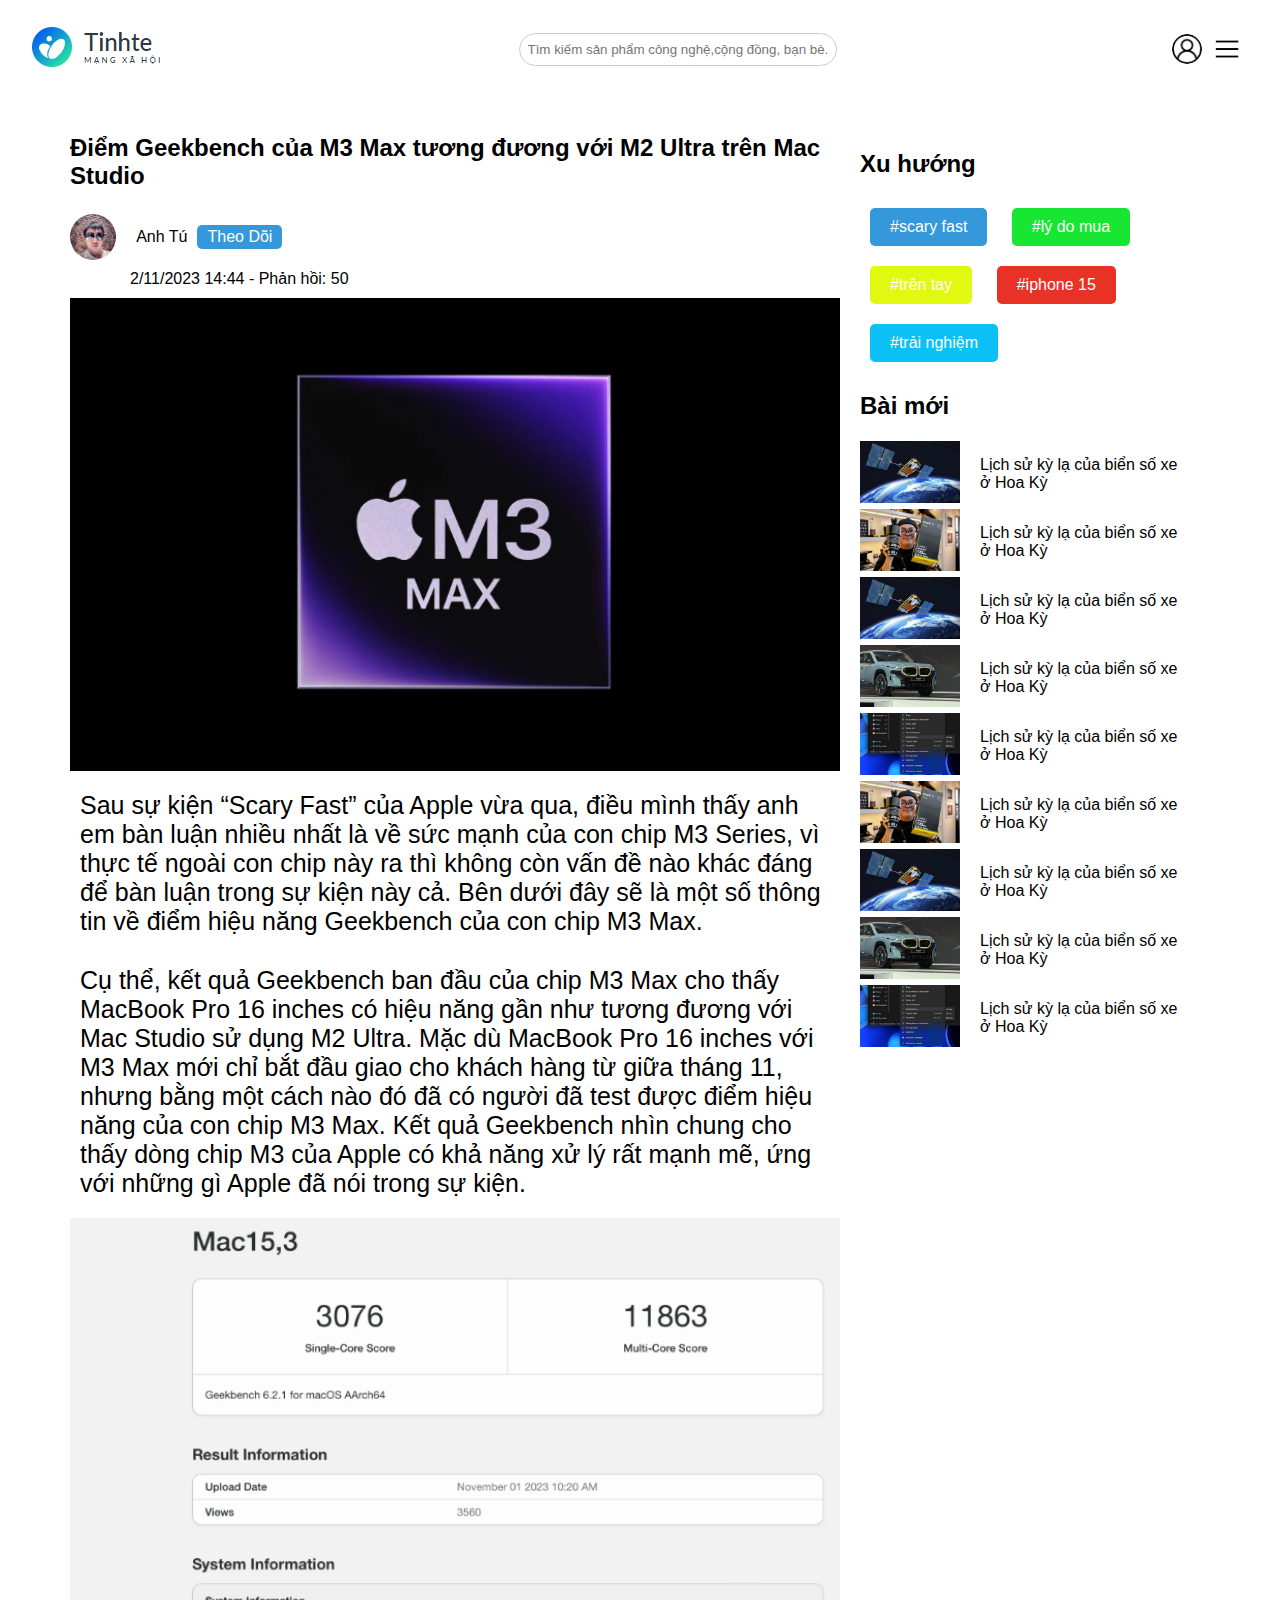
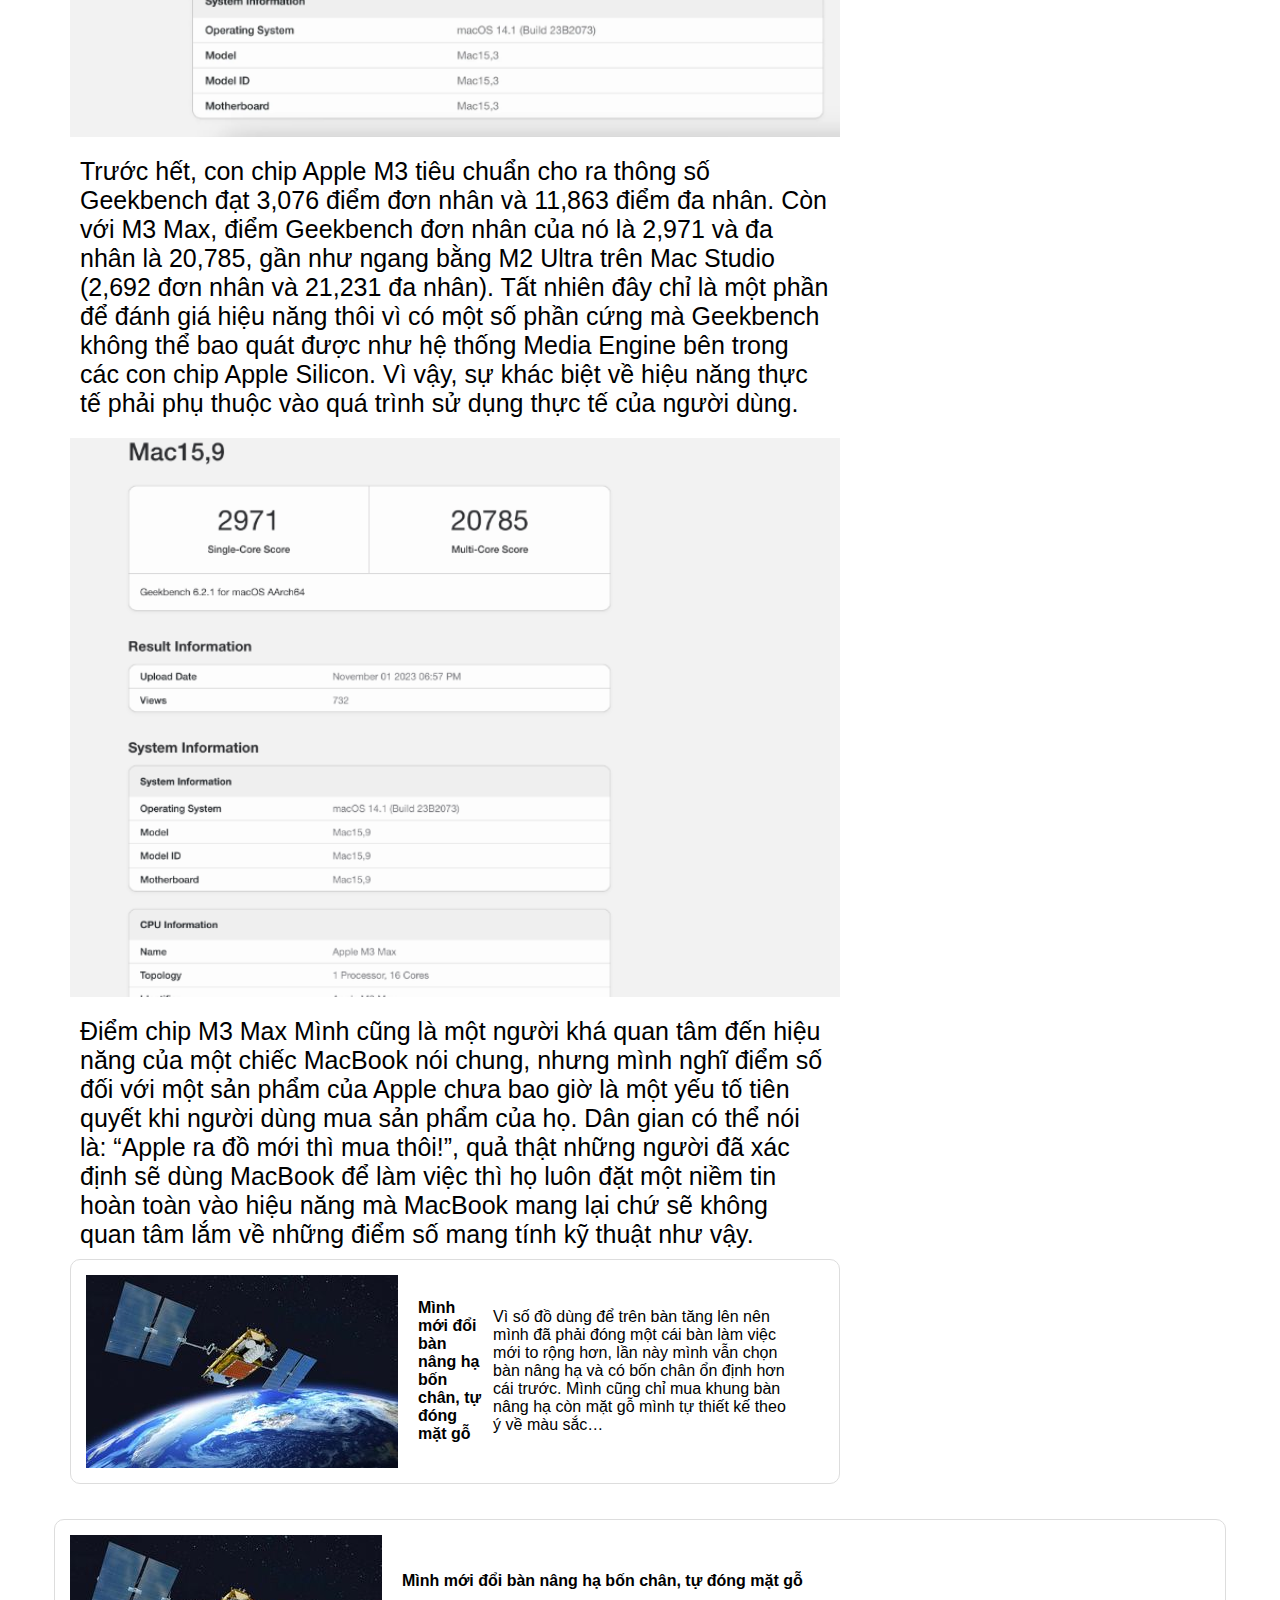
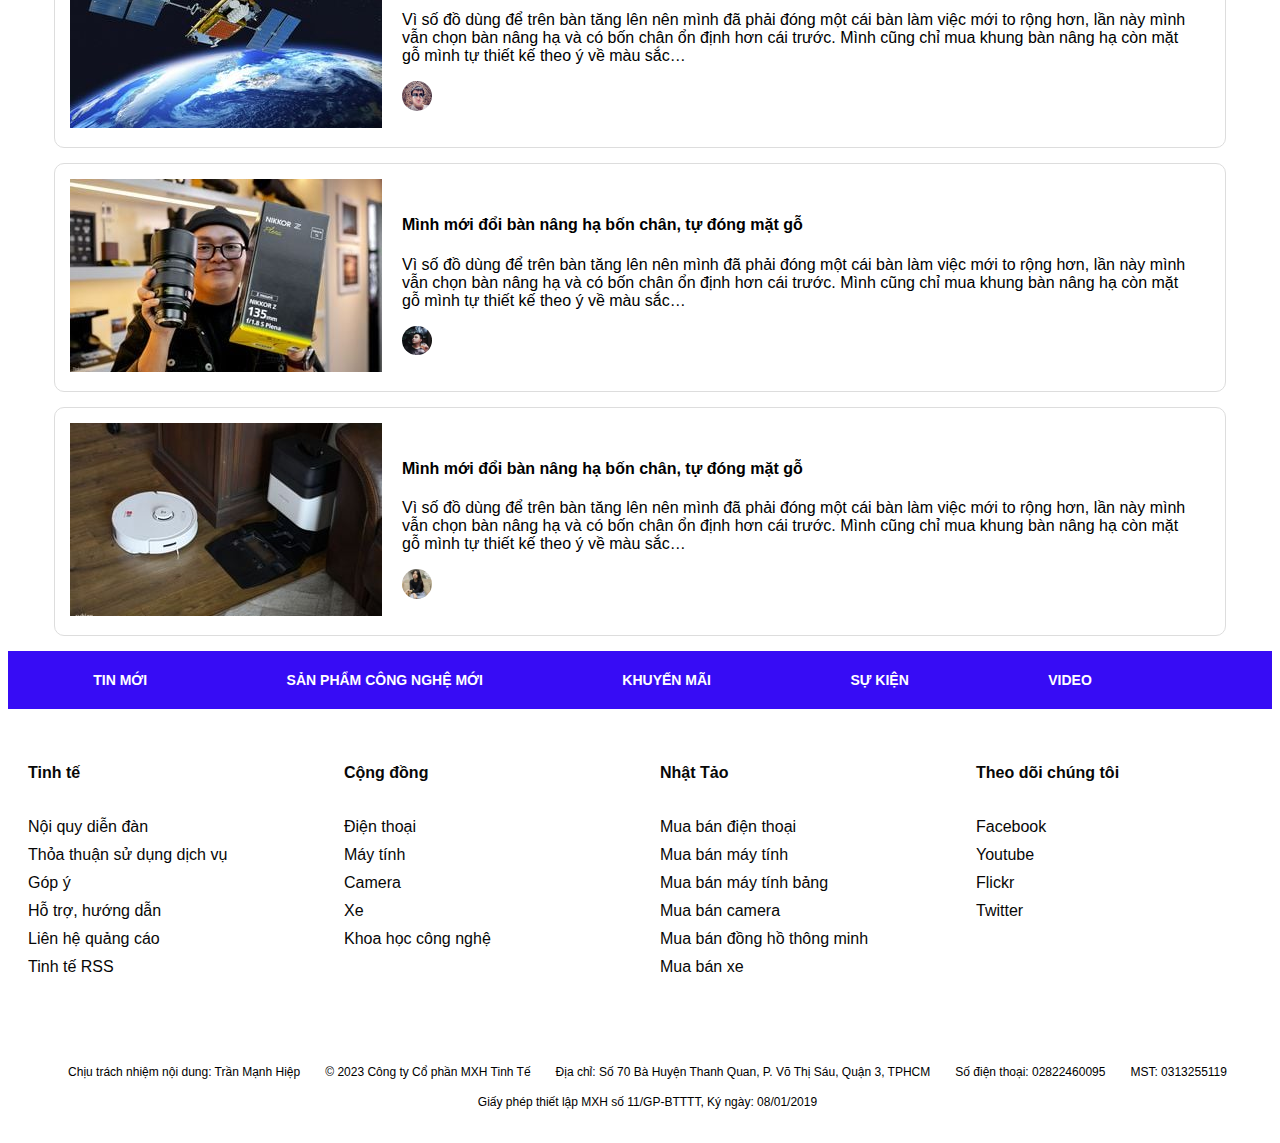
<file: chitiet.html>
<!DOCTYPE html>
<html lang="en">
<head>
    <meta charset="UTF-8">
    <meta name="viewport" content="width=device-width, initial-scale=1.0">
    <title>Tinhte.vn</title>
    <link rel="stylesheet" href="css/header.css">
    <link rel="stylesheet" href="css/footer.css">
    <link rel="stylesheet" href="css/main.css">
    <link rel="stylesheet" href="css/chitiet.css">
</head>
<body>
    <header>
        <!-- Header content -->
        
        <div class="logo">
            <a href="index.html"><img src="image/logo.png" alt="Tinhte.vn Logo"></a>
        </div>
        <div class="search">
            <input type="text" placeholder="Tìm kiếm sản phẩm công nghệ,cộng đồng, bạn bè...">
        </div>        
        <div class="user" id="user-container">
            <img src="image/user.png" alt="User Icon" id="user-icon" onclick="toggleMenu('user')">
            <img src="image/menu.png" alt="Menu Icon" id="menu-icon" onclick="toggleMenu('menu')">
        </div>    
        <ul id="dropdown-menu">
            <li><a href="dangky.html" class="button signup-button">Đăng ký tài khoản</a></li>
            <li><a href="dangnhap.html" class="button login-button">Đăng nhập tài khoản</a></li>              
        </ul>
    </header>

    <!-- Main content of the page -->
    <main >        
        <div class="chitietdetail">
            <div class="chitiettrai">
                <h3>Điểm Geekbench của M3 Max tương đương với M2 Ultra trên Mac Studio</h3>
                <div>
                    <img src="image/people/1.jpg">
                    <p>Anh Tú</p>
                    <button class="follow-button">Theo Dõi</button>             
                </div> 
                <div class="additional-info">
                    <p>2/11/2023 14:44 - Phản hồi: 50</p>
                </div> 
                <div class="traichitiet-a">                
                    <img src="image/chitiet/1.png">
                    <p>Sau sự kiện “Scary Fast” của Apple vừa qua, điều mình thấy anh em bàn luận nhiều nhất là về sức mạnh của con chip M3 Series, vì thực tế ngoài con chip này ra thì không còn vấn đề nào khác đáng để bàn luận trong sự kiện này cả. Bên dưới đây sẽ là một số thông tin về điểm hiệu năng Geekbench của con chip M3 Max.</p>
                    <p>Cụ thể, kết quả Geekbench ban đầu của chip M3 Max cho thấy MacBook Pro 16 inches có hiệu năng gần như tương đương với Mac Studio sử dụng M2 Ultra. Mặc dù MacBook Pro 16 inches với M3 Max mới chỉ bắt đầu giao cho khách hàng từ giữa tháng 11, nhưng bằng một cách nào đó đã có người đã test được điểm hiệu năng của con chip M3 Max. Kết quả Geekbench nhìn chung cho thấy dòng chip M3 của Apple có khả năng xử lý rất mạnh mẽ, ứng với những gì Apple đã nói trong sự kiện.</p>
                    <img src="image/chitiet/2.png">
                    <p>Trước hết, con chip Apple M3 tiêu chuẩn cho ra thông số Geekbench đạt 3,076 điểm đơn nhân và 11,863 điểm đa nhân. Còn với M3 Max, điểm Geekbench đơn nhân của nó là 2,971 và đa nhân là 20,785, gần như ngang bằng M2 Ultra trên Mac Studio (2,692 đơn nhân và 21,231 đa nhân). Tất nhiên đây chỉ là một phần để đánh giá hiệu năng thôi vì có một số phần cứng mà Geekbench không thể bao quát được như hệ thống Media Engine bên trong các con chip Apple Silicon. Vì vậy, sự khác biệt về hiệu năng thực tế phải phụ thuộc vào quá trình sử dụng thực tế của người dùng.</p>
                    <img src="image/chitiet/3.png">
                    <p>Điểm chip M3 Max
                        Mình cũng là một người khá quan tâm đến hiệu năng của một chiếc MacBook nói chung, nhưng mình nghĩ điểm số đối với một sản phẩm của Apple chưa bao giờ là một yếu tố tiên quyết khi người dùng mua sản phẩm của họ. Dân gian có thể nói là: “Apple ra đồ mới thì mua thôi!”, quả thật những người đã xác định sẽ dùng MacBook để làm việc thì họ luôn đặt một niềm tin hoàn toàn vào hiệu năng mà MacBook mang lại chứ sẽ không quan tâm lắm về những điểm số mang tính kỹ thuật như vậy.</p>
                </div>   
                <div class="blogtag">
                    <div class="content-container-right">                
                            <img src="image/post/1.jpg" alt=" Icon">                
                    </div>
                    <div class="text-content-left">
                        <h4>Mình mới đổi bàn nâng hạ bốn chân, tự đóng mặt gỗ</h4>
                        <p>Vì số đồ dùng để trên bàn tăng lên nên mình đã phải đóng một cái bàn làm việc mới to rộng hơn, lần này mình vẫn chọn bàn nâng hạ và có bốn chân ổn định hơn cái trước. Mình cũng chỉ mua khung bàn nâng hạ còn mặt gỗ mình tự thiết kế theo ý về màu sắc…</p>
                        
                    </div>
                    
                </div>    
                      
            </div>            
            
            <div class="chitietphai">
                <div>
                    <h2>Xu hướng</h2>
                    <a style="display: inline-block;
                    padding: 10px 20px; /* Điều chỉnh kích thước padding theo ý muốn */
                    text-decoration: none;margin: 10px;
                    color: #fff; /* Màu chữ */
                    background-color: #3498db; /* Màu nền */
                    border-radius: 5px; /* Độ cong góc */">#scary fast</a>
                    <a style="display: inline-block;
                    padding: 10px 20px; /* Điều chỉnh kích thước padding theo ý muốn */
                    text-decoration: none;margin: 10px;
                    color: #fff; /* Màu chữ */
                    background-color: #17e733; /* Màu nền */
                    border-radius: 5px; /* Độ cong góc */">#lý do mua</a>
                    <a style="display: inline-block;
                    padding: 10px 20px; /* Điều chỉnh kích thước padding theo ý muốn */
                    text-decoration: none;margin: 10px;
                    color: #fff; /* Màu chữ */
                    background-color: #e1f811; /* Màu nền */
                    border-radius: 5px; /* Độ cong góc */">#trên tay</a>
                    <a style="display: inline-block;
                    padding: 10px 20px; /* Điều chỉnh kích thước padding theo ý muốn */
                    text-decoration: none;margin: 10px;
                    color: #fff; /* Màu chữ */
                    background-color: #e73225; /* Màu nền */
                    border-radius: 5px; /* Độ cong góc */">#iphone 15</a>
                    <a style="display: inline-block;
                    padding: 10px 20px; /* Điều chỉnh kích thước padding theo ý muốn */
                    text-decoration: none;margin: 10px;
                    color: #fff; /* Màu chữ */
                    background-color: #0bc0f7; /* Màu nền */
                    border-radius: 5px; /* Độ cong góc */">#trải nghiệm</a>
                </div>
                <div class="latest-posts">
                    <h2>Bài mới</h2>
                    <div class="post">
                        <div>
                            <img src="image/post/1.jpg" alt="Ảnh bài viết 1">
                        </div>
                        <div>
                            <p>Lịch sử kỳ lạ của biển số xe ở Hoa Kỳ</p>
                        </div>
                    </div>
                    <div class="post">
                        <div>
                            <img src="image/post/2.jpg" alt="Ảnh bài viết 2">
                        </div>
                        <div>
                            <p>Lịch sử kỳ lạ của biển số xe ở Hoa Kỳ</p>
                        </div>
                    </div>
                    <div class="post">
                        <div>
                            <img src="image/post/1.jpg" alt="Ảnh bài viết 1">
                        </div>
                        <div>
                            <p>Lịch sử kỳ lạ của biển số xe ở Hoa Kỳ</p>
                        </div>
                    </div>
                    <div class="post">
                        <div>
                            <img src="image/post/4.jpg" alt="Ảnh bài viết 2">
                        </div>
                        <div>
                            <p>Lịch sử kỳ lạ của biển số xe ở Hoa Kỳ</p>
                        </div>
                    </div>
                    <div class="post">
                        <div>
                            <img src="image/post/5.jpg" alt="Ảnh bài viết 1">
                        </div>
                        <div>
                            <p>Lịch sử kỳ lạ của biển số xe ở Hoa Kỳ</p>
                        </div>
                    </div>
                    <div class="post">
                        <div>
                            <img src="image/post/2.jpg" alt="Ảnh bài viết 2">
                        </div>
                        <div>
                            <p>Lịch sử kỳ lạ của biển số xe ở Hoa Kỳ</p>
                        </div>
                    </div>
                    <div class="post">
                        <div>
                            <img src="image/post/1.jpg" alt="Ảnh bài viết 1">
                        </div>
                        <div>
                            <p>Lịch sử kỳ lạ của biển số xe ở Hoa Kỳ</p>
                        </div>
                    </div>
                    <div class="post">
                        <div>
                            <img src="image/post/4.jpg" alt="Ảnh bài viết 2">
                        </div>
                        <div>
                            <p>Lịch sử kỳ lạ của biển số xe ở Hoa Kỳ</p>
                        </div>
                    </div>
                    <div class="post">
                        <div>
                            <img src="image/post/5.jpg" alt="Ảnh bài viết 1">
                        </div>
                        <div>
                            <p>Lịch sử kỳ lạ của biển số xe ở Hoa Kỳ</p>
                        </div>
                    </div>
                </div>
                
                
            </div>
        </div>
        <div class="blogtag">
            <div class="content-container-right">                
                    <img src="image/post/1.jpg" alt=" Icon">                
            </div>
            <div class="text-content-left">
                <h4>Mình mới đổi bàn nâng hạ bốn chân, tự đóng mặt gỗ</h4>
                <p>Vì số đồ dùng để trên bàn tăng lên nên mình đã phải đóng một cái bàn làm việc mới to rộng hơn, lần này mình vẫn chọn bàn nâng hạ và có bốn chân ổn định hơn cái trước. Mình cũng chỉ mua khung bàn nâng hạ còn mặt gỗ mình tự thiết kế theo ý về màu sắc…</p>
                <a href="#"><img src="image/people/1.jpg" alt="User Icon"></a>
            </div>
            
        </div>
        <div class="blogtag">
            <div class="content-container-right">                
                    <img src="image/post/2.jpg" alt=" Icon">                
            </div>
            <div class="text-content-left">
                <h4>Mình mới đổi bàn nâng hạ bốn chân, tự đóng mặt gỗ</h4>
                <p>Vì số đồ dùng để trên bàn tăng lên nên mình đã phải đóng một cái bàn làm việc mới to rộng hơn, lần này mình vẫn chọn bàn nâng hạ và có bốn chân ổn định hơn cái trước. Mình cũng chỉ mua khung bàn nâng hạ còn mặt gỗ mình tự thiết kế theo ý về màu sắc…</p>
                <a href="#"><img src="image/people/2.png" alt="User Icon"></a>
            </div>
            
        </div>
        <div class="blogtag">
            <div class="content-container-right">                
                    <img src="image/post/3.jpg" alt=" Icon">                
            </div>
            <div class="text-content-left">
                <h4>Mình mới đổi bàn nâng hạ bốn chân, tự đóng mặt gỗ</h4>
                <p>Vì số đồ dùng để trên bàn tăng lên nên mình đã phải đóng một cái bàn làm việc mới to rộng hơn, lần này mình vẫn chọn bàn nâng hạ và có bốn chân ổn định hơn cái trước. Mình cũng chỉ mua khung bàn nâng hạ còn mặt gỗ mình tự thiết kế theo ý về màu sắc…</p>
                <a href="#"><img src="image/people/3.png" alt="User Icon"></a>
            </div>
            
        </div>
    </main>

    <footer>    
        <div>
            <nav class="footer-nav">
                <ul>
                    <li><a href="#">TIN MỚI</a></li>
                    <li><a href="#">SẢN PHẨM CÔNG NGHỆ MỚI</a></li>
                    <li><a href="#">KHUYẾN MÃI</a></li>
                    <li><a href="#">SỰ KIỆN</a></li>
                    <li><a href="#">VIDEO</a></li>
                </ul>
            </nav>					
        </div>
        <div  id="tren">
				<div style="margin: 0px auto; color: #FFF; display: flex;">				
					<div class="info">
						<span><b>Tinh tế</b></span>
						<ul style="list-style: none" >
							<li><a href="login.html">Nội quy diễn đàn</a></li>
							<li><a href="login.html">Thỏa thuận sử dụng dịch vụ</a></li>
							<li><a href="login.html">Góp ý</a></li>
							<li><a href="login.html">Hỗ trợ, hướng dẫn</a></li>
							<li><a href="login.html">Liên hệ quảng cáo</a></li>
                            <li><a href="login.html">Tinh tế RSS</a></li>
							
						</ul>						
					</div>
					<div class="info">
						<span><b>Cộng đồng</b></span>
						<ul style="list-style: none" >							
							<li><a href="login.html">Điện thoại</a></li>	
                            <li><a href="login.html">Máy tính</a></li>
							<li><a href="login.html">Camera</a></li>
							<li><a href="login.html">Xe</a></li>
                            <li><a href="login.html">Khoa học công nghệ</a></li>						
						</ul>						
					</div>
					<div class="info">
						<span><b>Nhật Tảo</b></span>
						<ul style="list-style: none" >
							<li><a href="login.html">Mua bán điện thoại</a></li>
							<li><a href="login.html">Mua bán máy tính</a></li>
                            <li><a href="login.html">Mua bán máy tính bảng</a></li><li>
                                <a href="login.html">Mua bán camera</a></li>
							<li><a href="login.html">Mua bán đồng hồ thông minh</a></li>
                            <li><a href="login.html">Mua bán xe</a></li>
						</ul>						
					</div>
					<div class="info">
						<span><b>Theo dõi chúng tôi</b></span>
						<ul style="list-style: none" >
							<li><a href="login.html">Facebook</a></li>
							<li><a href="login.html">Youtube</a></li>
                            <li><a href="login.html">Flickr</a></li><li>
                                <a href="login.html">Twitter</a></li>	
						</ul>						
                    </div>
			</div>
				
		</div>	
		<div id="duoi">
            <div id="copyright">
                    <ul>
                        <li>Chịu trách nhiệm nội dung: Trần Mạnh Hiệp</li>
                        <li>© 2023 Công ty Cổ phần MXH Tinh Tế</li>
                        <li>Địa chỉ: Số 70 Bà Huyện Thanh Quan, P. Võ Thị Sáu, Quận 3, TPHCM</li>
                        <li>Số điện thoại: 02822460095</li>
                        <li>MST: 0313255119</li>                        
                    </ul>
                    <ul>
                        <li>Giấy phép thiết lập MXH số 11/GP-BTTTT, Ký ngày: 08/01/2019</li>
                    </ul>
            </div>
        </div>
                
		
    </footer>
</body>
</html>
</file>
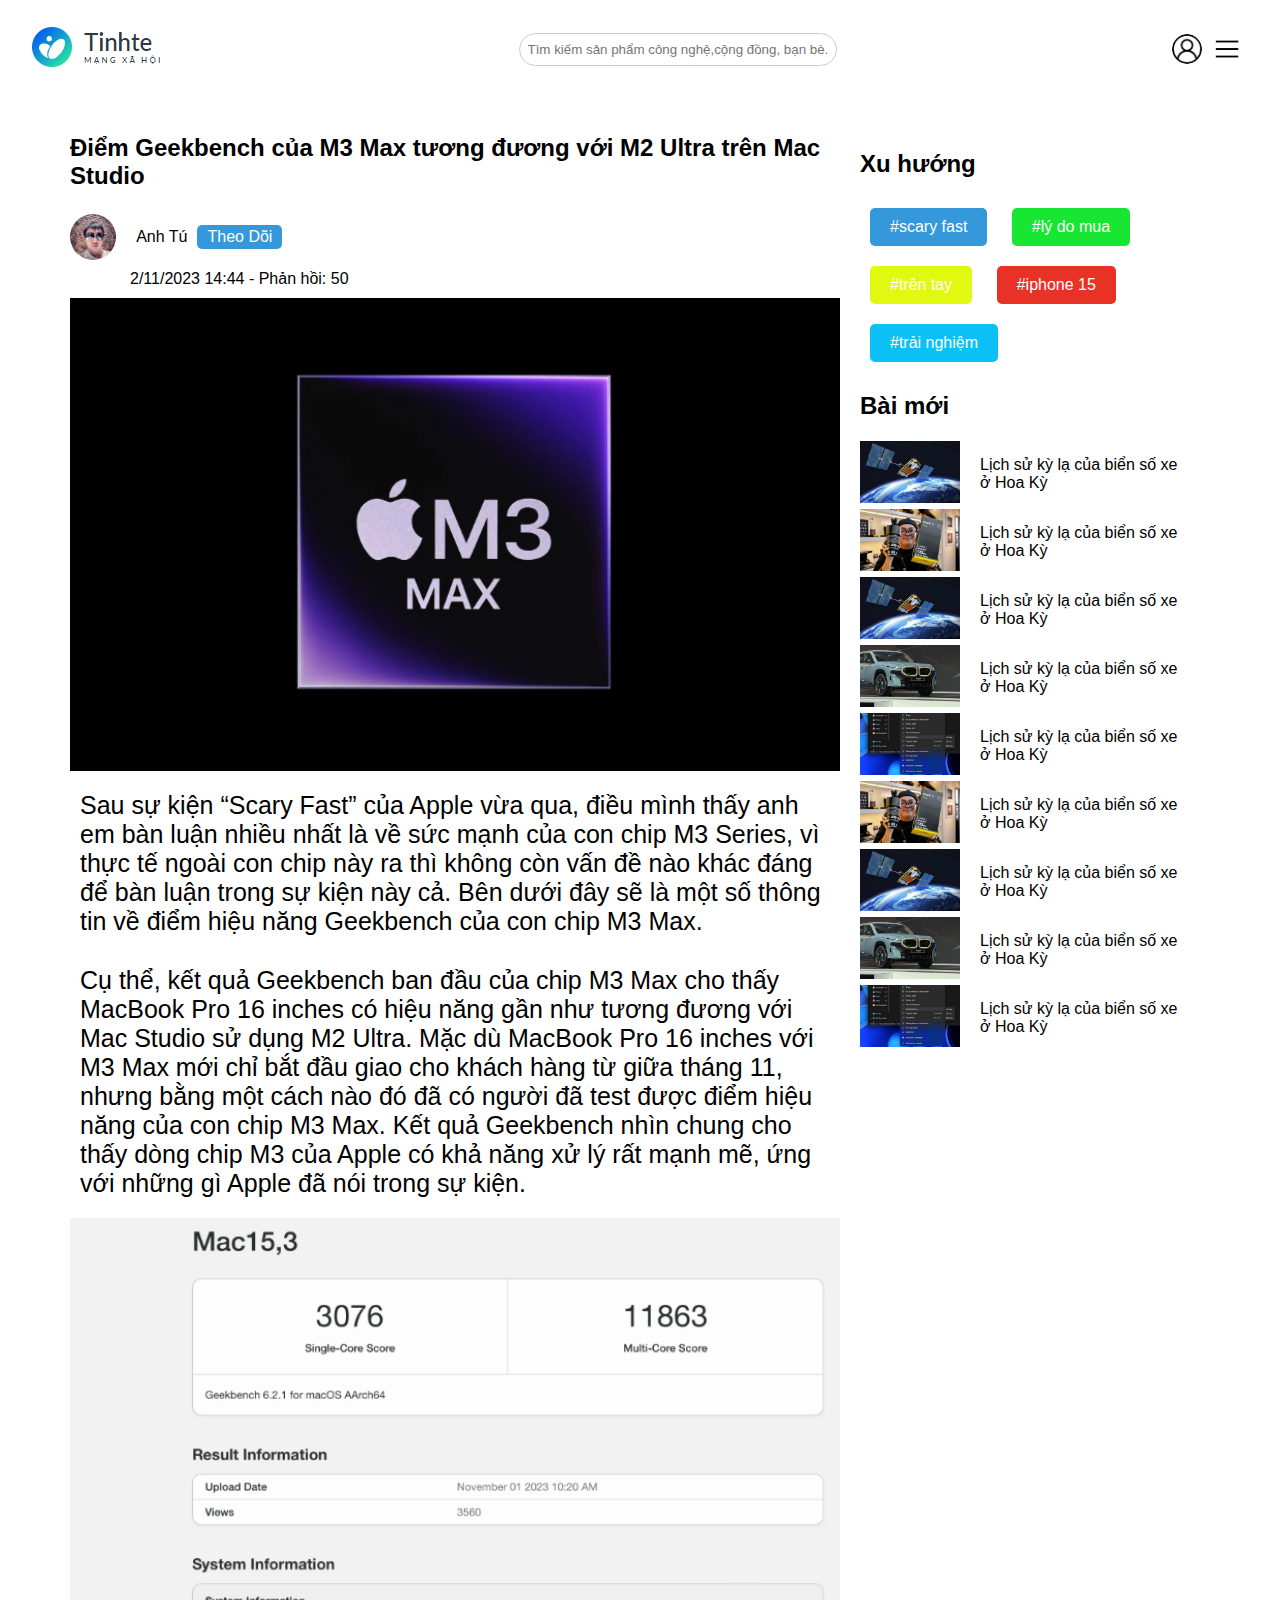
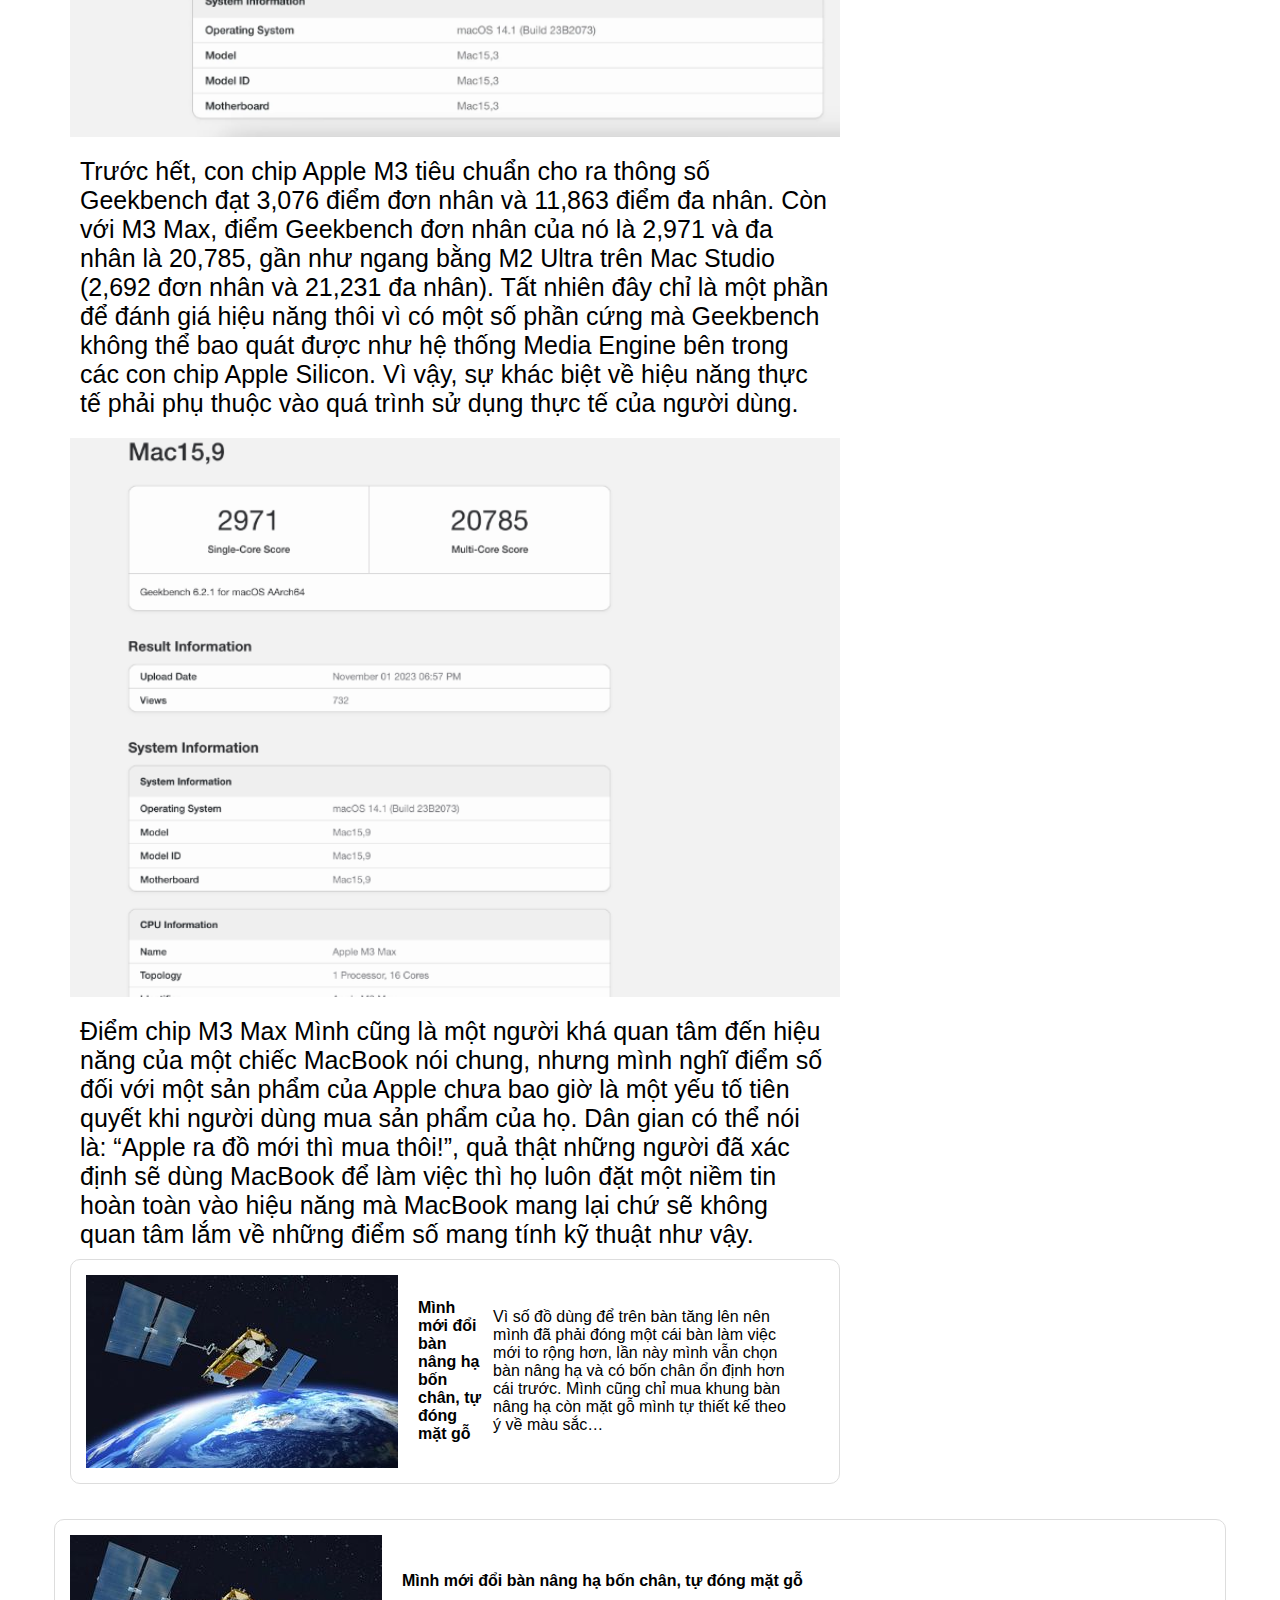
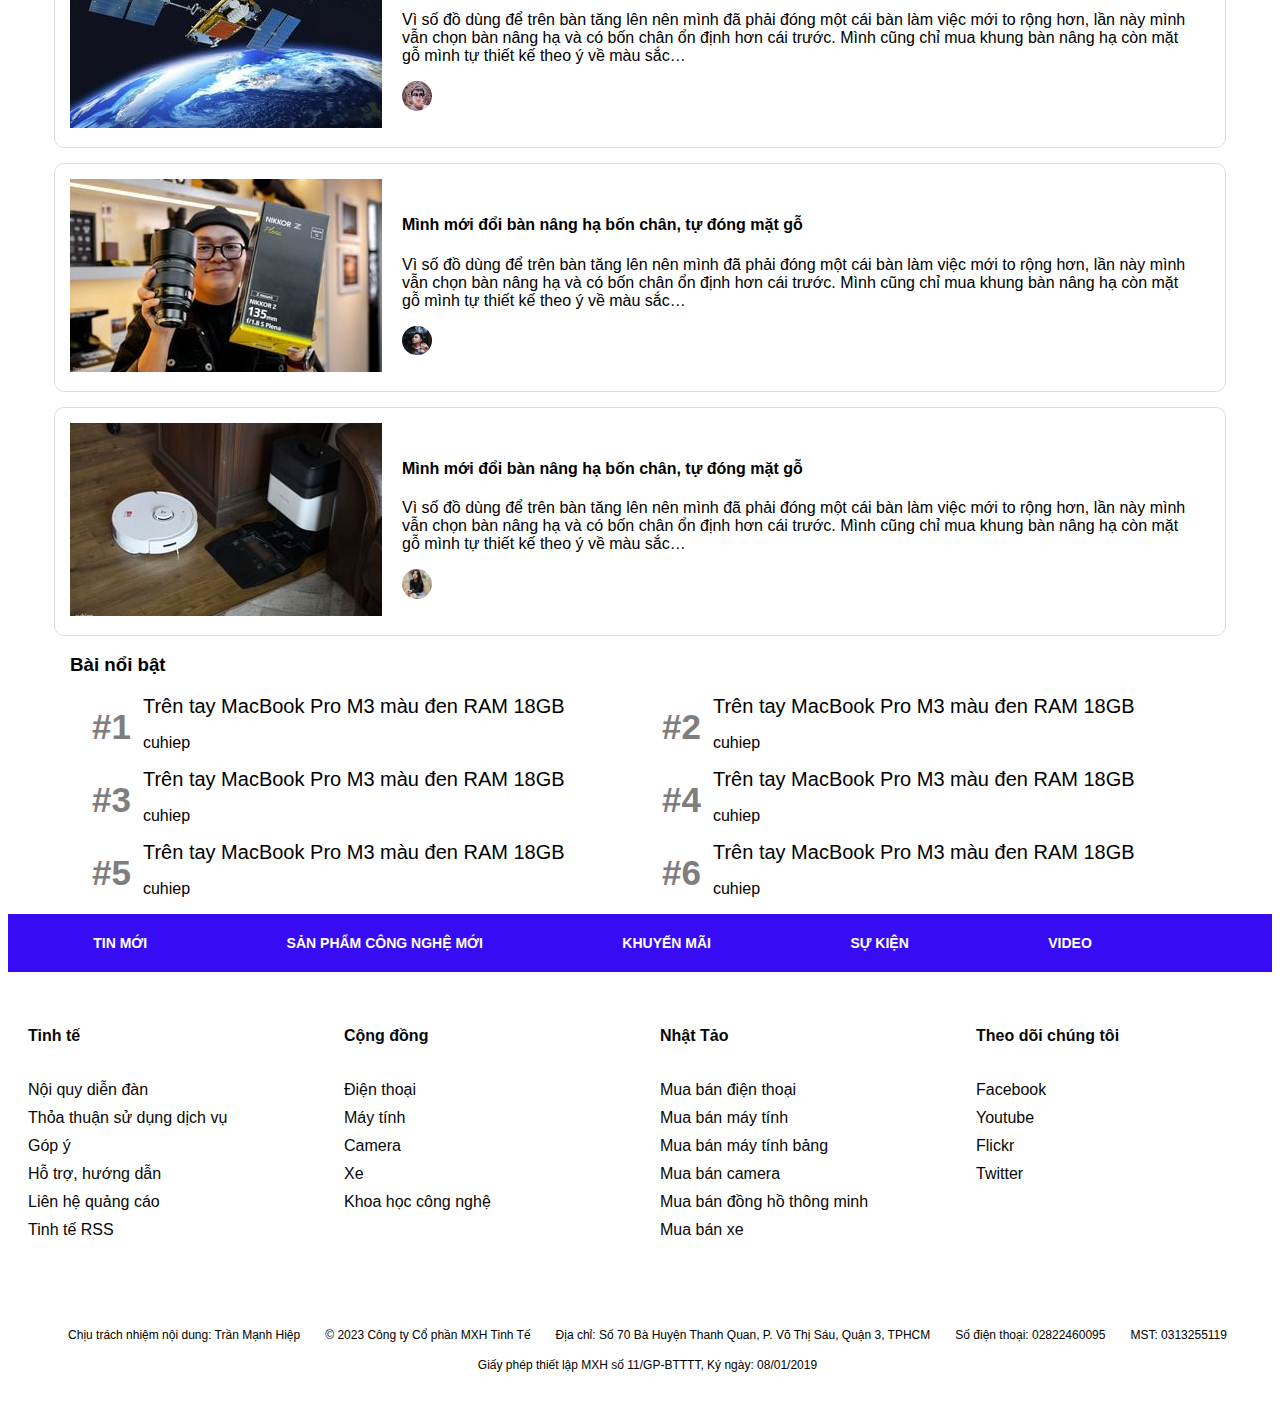
<file: chitiet2.html>
<!DOCTYPE html>
<html lang="en">
<head>
    <meta charset="UTF-8">
    <meta name="viewport" content="width=device-width, initial-scale=1.0">
    <title>Tinhte.vn</title>
    <link rel="stylesheet" href="css/header.css">
    <link rel="stylesheet" href="css/footer.css">
    <link rel="stylesheet" href="css/main.css">
    <link rel="stylesheet" href="css/chitiet.css">
</head>
<body>
    <header>
        <!-- Header content -->
        
        <div class="logo">
            <a href="index.html"><img src="image/logo.png" alt="Tinhte.vn Logo"></a>
        </div>
        <div class="search">
            <input type="text" placeholder="Tìm kiếm sản phẩm công nghệ,cộng đồng, bạn bè...">
        </div>        
        <div class="user" id="user-container">
            <img src="image/user.png" alt="User Icon" id="user-icon" onclick="toggleMenu('user')">
            <img src="image/menu.png" alt="Menu Icon" id="menu-icon" onclick="toggleMenu('menu')">
        </div>    
        <ul id="dropdown-menu">
            <li><a href="dangky.html" class="button signup-button">Đăng ký tài khoản</a></li>
            <li><a href="dangnhap.html" class="button login-button">Đăng nhập tài khoản</a></li>              
        </ul>
    </header>

    <!-- Main content of the page -->
    <main >        
        <div class="chitietdetail">
            <div class="chitiettrai">
                <h3>Điểm Geekbench của M3 Max tương đương với M2 Ultra trên Mac Studio</h3>
                <div>
                    <img src="image/people/1.jpg">
                    <p>Anh Tú</p>
                    <button class="follow-button">Theo Dõi</button>             
                </div> 
                <div class="additional-info">
                    <p>2/11/2023 14:44 - Phản hồi: 50</p>
                </div> 
                <div class="traichitiet-a">                
                    <img src="image/chitiet/1.png">
                    <p>Sau sự kiện “Scary Fast” của Apple vừa qua, điều mình thấy anh em bàn luận nhiều nhất là về sức mạnh của con chip M3 Series, vì thực tế ngoài con chip này ra thì không còn vấn đề nào khác đáng để bàn luận trong sự kiện này cả. Bên dưới đây sẽ là một số thông tin về điểm hiệu năng Geekbench của con chip M3 Max.</p>
                    <p>Cụ thể, kết quả Geekbench ban đầu của chip M3 Max cho thấy MacBook Pro 16 inches có hiệu năng gần như tương đương với Mac Studio sử dụng M2 Ultra. Mặc dù MacBook Pro 16 inches với M3 Max mới chỉ bắt đầu giao cho khách hàng từ giữa tháng 11, nhưng bằng một cách nào đó đã có người đã test được điểm hiệu năng của con chip M3 Max. Kết quả Geekbench nhìn chung cho thấy dòng chip M3 của Apple có khả năng xử lý rất mạnh mẽ, ứng với những gì Apple đã nói trong sự kiện.</p>
                    <img src="image/chitiet/2.png">
                    <p>Trước hết, con chip Apple M3 tiêu chuẩn cho ra thông số Geekbench đạt 3,076 điểm đơn nhân và 11,863 điểm đa nhân. Còn với M3 Max, điểm Geekbench đơn nhân của nó là 2,971 và đa nhân là 20,785, gần như ngang bằng M2 Ultra trên Mac Studio (2,692 đơn nhân và 21,231 đa nhân). Tất nhiên đây chỉ là một phần để đánh giá hiệu năng thôi vì có một số phần cứng mà Geekbench không thể bao quát được như hệ thống Media Engine bên trong các con chip Apple Silicon. Vì vậy, sự khác biệt về hiệu năng thực tế phải phụ thuộc vào quá trình sử dụng thực tế của người dùng.</p>
                    <img src="image/chitiet/3.png">
                    <p>Điểm chip M3 Max
                        Mình cũng là một người khá quan tâm đến hiệu năng của một chiếc MacBook nói chung, nhưng mình nghĩ điểm số đối với một sản phẩm của Apple chưa bao giờ là một yếu tố tiên quyết khi người dùng mua sản phẩm của họ. Dân gian có thể nói là: “Apple ra đồ mới thì mua thôi!”, quả thật những người đã xác định sẽ dùng MacBook để làm việc thì họ luôn đặt một niềm tin hoàn toàn vào hiệu năng mà MacBook mang lại chứ sẽ không quan tâm lắm về những điểm số mang tính kỹ thuật như vậy.</p>
                </div>   
                <div class="blogtag">
                    <div class="content-container-right">                
                            <img src="image/post/1.jpg" alt=" Icon">                
                    </div>
                    <div class="text-content-left">
                        <h4>Mình mới đổi bàn nâng hạ bốn chân, tự đóng mặt gỗ</h4>
                        <p>Vì số đồ dùng để trên bàn tăng lên nên mình đã phải đóng một cái bàn làm việc mới to rộng hơn, lần này mình vẫn chọn bàn nâng hạ và có bốn chân ổn định hơn cái trước. Mình cũng chỉ mua khung bàn nâng hạ còn mặt gỗ mình tự thiết kế theo ý về màu sắc…</p>
                        
                    </div>
                    
                </div>    
                      
            </div>            
            
            <div class="chitietphai">
                <div>
                    <h2>Xu hướng</h2>
                    <a style="display: inline-block;
                    padding: 10px 20px; /* Điều chỉnh kích thước padding theo ý muốn */
                    text-decoration: none;margin: 10px;
                    color: #fff; /* Màu chữ */
                    background-color: #3498db; /* Màu nền */
                    border-radius: 5px; /* Độ cong góc */">#scary fast</a>
                    <a style="display: inline-block;
                    padding: 10px 20px; /* Điều chỉnh kích thước padding theo ý muốn */
                    text-decoration: none;margin: 10px;
                    color: #fff; /* Màu chữ */
                    background-color: #17e733; /* Màu nền */
                    border-radius: 5px; /* Độ cong góc */">#lý do mua</a>
                    <a style="display: inline-block;
                    padding: 10px 20px; /* Điều chỉnh kích thước padding theo ý muốn */
                    text-decoration: none;margin: 10px;
                    color: #fff; /* Màu chữ */
                    background-color: #e1f811; /* Màu nền */
                    border-radius: 5px; /* Độ cong góc */">#trên tay</a>
                    <a style="display: inline-block;
                    padding: 10px 20px; /* Điều chỉnh kích thước padding theo ý muốn */
                    text-decoration: none;margin: 10px;
                    color: #fff; /* Màu chữ */
                    background-color: #e73225; /* Màu nền */
                    border-radius: 5px; /* Độ cong góc */">#iphone 15</a>
                    <a style="display: inline-block;
                    padding: 10px 20px; /* Điều chỉnh kích thước padding theo ý muốn */
                    text-decoration: none;margin: 10px;
                    color: #fff; /* Màu chữ */
                    background-color: #0bc0f7; /* Màu nền */
                    border-radius: 5px; /* Độ cong góc */">#trải nghiệm</a>
                </div>
                <div class="latest-posts">
                    <h2>Bài mới</h2>
                    <div class="post">
                        <div>
                            <img src="image/post/1.jpg" alt="Ảnh bài viết 1">
                        </div>
                        <div>
                            <p>Lịch sử kỳ lạ của biển số xe ở Hoa Kỳ</p>
                        </div>
                    </div>
                    <div class="post">
                        <div>
                            <img src="image/post/2.jpg" alt="Ảnh bài viết 2">
                        </div>
                        <div>
                            <p>Lịch sử kỳ lạ của biển số xe ở Hoa Kỳ</p>
                        </div>
                    </div>
                    <div class="post">
                        <div>
                            <img src="image/post/1.jpg" alt="Ảnh bài viết 1">
                        </div>
                        <div>
                            <p>Lịch sử kỳ lạ của biển số xe ở Hoa Kỳ</p>
                        </div>
                    </div>
                    <div class="post">
                        <div>
                            <img src="image/post/4.jpg" alt="Ảnh bài viết 2">
                        </div>
                        <div>
                            <p>Lịch sử kỳ lạ của biển số xe ở Hoa Kỳ</p>
                        </div>
                    </div>
                    <div class="post">
                        <div>
                            <img src="image/post/5.jpg" alt="Ảnh bài viết 1">
                        </div>
                        <div>
                            <p>Lịch sử kỳ lạ của biển số xe ở Hoa Kỳ</p>
                        </div>
                    </div>
                    <div class="post">
                        <div>
                            <img src="image/post/2.jpg" alt="Ảnh bài viết 2">
                        </div>
                        <div>
                            <p>Lịch sử kỳ lạ của biển số xe ở Hoa Kỳ</p>
                        </div>
                    </div>
                    <div class="post">
                        <div>
                            <img src="image/post/1.jpg" alt="Ảnh bài viết 1">
                        </div>
                        <div>
                            <p>Lịch sử kỳ lạ của biển số xe ở Hoa Kỳ</p>
                        </div>
                    </div>
                    <div class="post">
                        <div>
                            <img src="image/post/4.jpg" alt="Ảnh bài viết 2">
                        </div>
                        <div>
                            <p>Lịch sử kỳ lạ của biển số xe ở Hoa Kỳ</p>
                        </div>
                    </div>
                    <div class="post">
                        <div>
                            <img src="image/post/5.jpg" alt="Ảnh bài viết 1">
                        </div>
                        <div>
                            <p>Lịch sử kỳ lạ của biển số xe ở Hoa Kỳ</p>
                        </div>
                    </div>
                </div>
                
                
            </div>
        </div>
        <div class="blogtag">
            <div class="content-container-right">                
                    <img src="image/post/1.jpg" alt=" Icon">                
            </div>
            <div class="text-content-left">
                <h4>Mình mới đổi bàn nâng hạ bốn chân, tự đóng mặt gỗ</h4>
                <p>Vì số đồ dùng để trên bàn tăng lên nên mình đã phải đóng một cái bàn làm việc mới to rộng hơn, lần này mình vẫn chọn bàn nâng hạ và có bốn chân ổn định hơn cái trước. Mình cũng chỉ mua khung bàn nâng hạ còn mặt gỗ mình tự thiết kế theo ý về màu sắc…</p>
                <a href="#"><img src="image/people/1.jpg" alt="User Icon"></a>
            </div>
            
        </div>
        <div class="blogtag">
            <div class="content-container-right">                
                    <img src="image/post/2.jpg" alt=" Icon">                
            </div>
            <div class="text-content-left">
                <h4>Mình mới đổi bàn nâng hạ bốn chân, tự đóng mặt gỗ</h4>
                <p>Vì số đồ dùng để trên bàn tăng lên nên mình đã phải đóng một cái bàn làm việc mới to rộng hơn, lần này mình vẫn chọn bàn nâng hạ và có bốn chân ổn định hơn cái trước. Mình cũng chỉ mua khung bàn nâng hạ còn mặt gỗ mình tự thiết kế theo ý về màu sắc…</p>
                <a href="#"><img src="image/people/2.png" alt="User Icon"></a>
            </div>
            
        </div>
        <div class="blogtag">
            <div class="content-container-right">                
                    <img src="image/post/3.jpg" alt=" Icon">                
            </div>
            <div class="text-content-left">
                <h4>Mình mới đổi bàn nâng hạ bốn chân, tự đóng mặt gỗ</h4>
                <p>Vì số đồ dùng để trên bàn tăng lên nên mình đã phải đóng một cái bàn làm việc mới to rộng hơn, lần này mình vẫn chọn bàn nâng hạ và có bốn chân ổn định hơn cái trước. Mình cũng chỉ mua khung bàn nâng hạ còn mặt gỗ mình tự thiết kế theo ý về màu sắc…</p>
                <a href="#"><img src="image/people/3.png" alt="User Icon"></a>
            </div>
            
        </div>
        <div class="topblog">
            <div>
                <h3>Bài nổi bật</h3>
                <div class="topblog-a">
                    <div class="topblog-right">
                        <div style="font-size: 35px;padding: 12px; color: #7e7e7e;">
                            <b><a>#1</a></b>
                        </div>
                        <div>
                            <a style="font-size: 20px;">Trên tay MacBook Pro M3 màu đen RAM 18GB</a>
                            <p>cuhiep</p>
                        </div>                        
                    </div>                    
                    <div class="topblog-left">
                        <div style="font-size: 35px;padding: 12px; color: #7e7e7e;">
                            <b><a>#2</a></b>
                        </div>
                        <div>
                            <a style="font-size: 20px;">Trên tay MacBook Pro M3 màu đen RAM 18GB</a>
                            <p>cuhiep</p>
                        </div>
                    </div>
                </div>
                <div class="topblog-a">
                    <div class="topblog-right">
                        <div style="font-size: 35px;padding: 12px; color: #7e7e7e;">
                            <b><a>#3</a></b>
                        </div>
                        <div>
                            <a style="font-size: 20px;">Trên tay MacBook Pro M3 màu đen RAM 18GB</a>
                            <p>cuhiep</p>
                        </div>                        
                    </div>                    
                    <div class="topblog-left">
                        <div style="font-size: 35px;padding: 12px; color: #7e7e7e;">
                            <b><a>#4</a></b>
                        </div>
                        <div>
                            <a style="font-size: 20px;">Trên tay MacBook Pro M3 màu đen RAM 18GB</a>
                            <p>cuhiep</p>
                        </div>
                    </div>
                </div>
                <div class="topblog-a">
                    <div class="topblog-right">
                        <div style="font-size: 35px;padding: 12px; color: #7e7e7e;">
                            <b><a>#5</a></b>
                        </div>
                        <div>
                            <a style="font-size: 20px;">Trên tay MacBook Pro M3 màu đen RAM 18GB</a>
                            <p>cuhiep</p>
                        </div>                        
                    </div>                    
                    <div class="topblog-left">
                        <div style="font-size: 35px;padding: 12px; color: #7e7e7e;">
                            <b><a>#6</a></b>
                        </div>
                        <div>
                            <a style="font-size: 20px;">Trên tay MacBook Pro M3 màu đen RAM 18GB</a>
                            <p>cuhiep</p>
                        </div>
                    </div>
                </div>
            </div>
        </div>
    </main>

    <footer>    
        <div>
            <nav class="footer-nav">
                <ul>
                    <li><a href="#">TIN MỚI</a></li>
                    <li><a href="#">SẢN PHẨM CÔNG NGHỆ MỚI</a></li>
                    <li><a href="#">KHUYẾN MÃI</a></li>
                    <li><a href="#">SỰ KIỆN</a></li>
                    <li><a href="#">VIDEO</a></li>
                </ul>
            </nav>					
        </div>
        <div  id="tren">
				<div style="margin: 0px auto; color: #FFF; display: flex;">				
					<div class="info">
						<span><b>Tinh tế</b></span>
						<ul style="list-style: none" >
							<li><a href="login.html">Nội quy diễn đàn</a></li>
							<li><a href="login.html">Thỏa thuận sử dụng dịch vụ</a></li>
							<li><a href="login.html">Góp ý</a></li>
							<li><a href="login.html">Hỗ trợ, hướng dẫn</a></li>
							<li><a href="login.html">Liên hệ quảng cáo</a></li>
                            <li><a href="login.html">Tinh tế RSS</a></li>
							
						</ul>						
					</div>
					<div class="info">
						<span><b>Cộng đồng</b></span>
						<ul style="list-style: none" >							
							<li><a href="login.html">Điện thoại</a></li>	
                            <li><a href="login.html">Máy tính</a></li>
							<li><a href="login.html">Camera</a></li>
							<li><a href="login.html">Xe</a></li>
                            <li><a href="login.html">Khoa học công nghệ</a></li>						
						</ul>						
					</div>
					<div class="info">
						<span><b>Nhật Tảo</b></span>
						<ul style="list-style: none" >
							<li><a href="login.html">Mua bán điện thoại</a></li>
							<li><a href="login.html">Mua bán máy tính</a></li>
                            <li><a href="login.html">Mua bán máy tính bảng</a></li><li>
                                <a href="login.html">Mua bán camera</a></li>
							<li><a href="login.html">Mua bán đồng hồ thông minh</a></li>
                            <li><a href="login.html">Mua bán xe</a></li>
						</ul>						
					</div>
					<div class="info">
						<span><b>Theo dõi chúng tôi</b></span>
						<ul style="list-style: none" >
							<li><a href="login.html">Facebook</a></li>
							<li><a href="login.html">Youtube</a></li>
                            <li><a href="login.html">Flickr</a></li><li>
                                <a href="login.html">Twitter</a></li>	
						</ul>						
                    </div>
			</div>
            
				
		</div>	
		<div id="duoi">
            <div id="copyright">
                    <ul>
                        <li>Chịu trách nhiệm nội dung: Trần Mạnh Hiệp</li>
                        <li>© 2023 Công ty Cổ phần MXH Tinh Tế</li>
                        <li>Địa chỉ: Số 70 Bà Huyện Thanh Quan, P. Võ Thị Sáu, Quận 3, TPHCM</li>
                        <li>Số điện thoại: 02822460095</li>
                        <li>MST: 0313255119</li>                        
                    </ul>
                    <ul>
                        <li>Giấy phép thiết lập MXH số 11/GP-BTTTT, Ký ngày: 08/01/2019</li>
                    </ul>
            </div>
        </div>
                
		
    </footer>
</body>
</html>
</file>
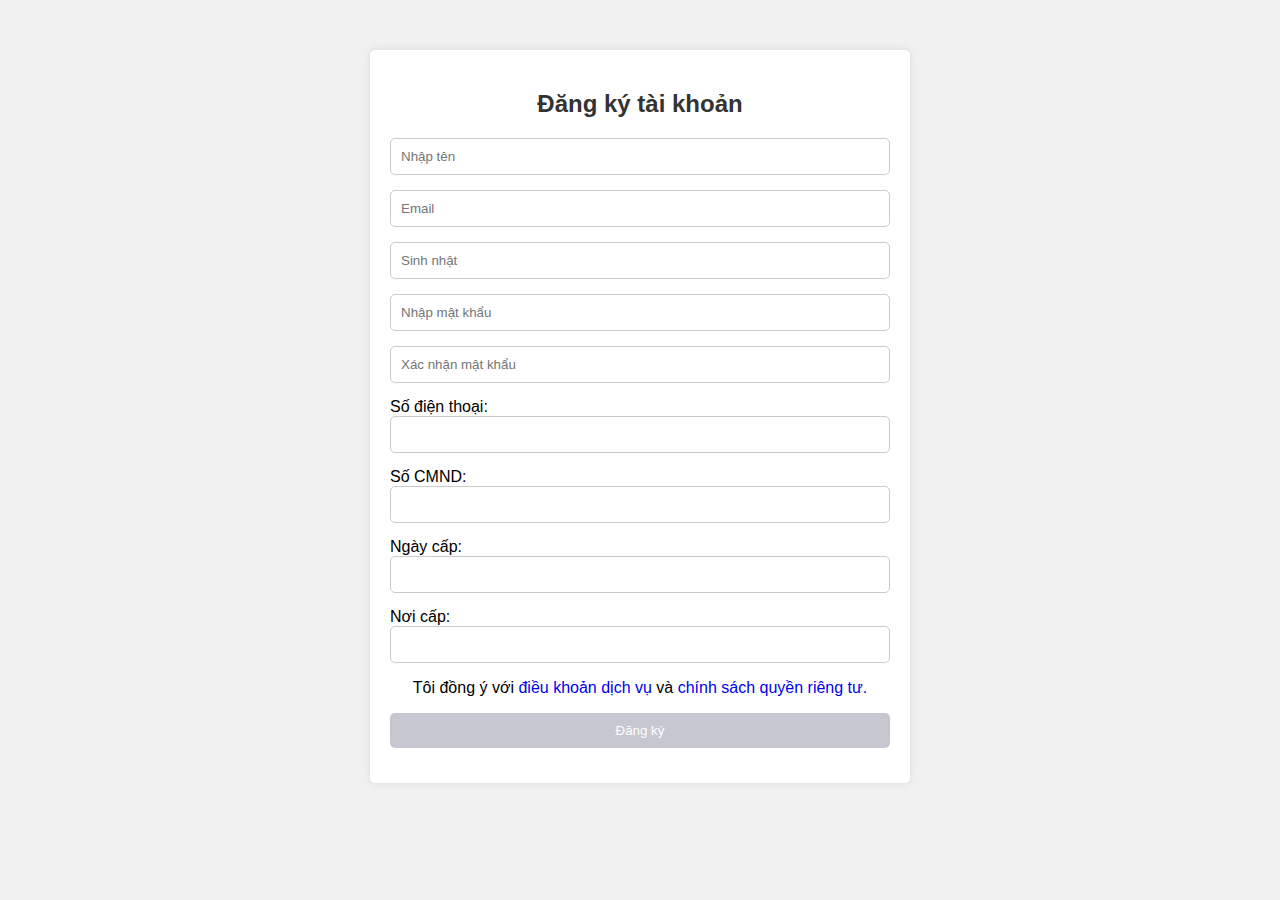
<file: dangky.html>
<!DOCTYPE html>
<html lang="en">
<head>
    <meta charset="UTF-8">
    <title>Đăng Ký Form</title>       
    <meta name="viewport" content="width=device-width, initial-scale=1.0">
    <link rel="stylesheet" href="css/dangnhap.css">
</head>
<body>    
    <div class="login-container">
        <h2>Đăng ký tài khoản</h2>
        <form class="login-form">
            <div class="form-group">
                <input type="text" placeholder="Nhập tên">
            </div>
            <div class="form-group">
                <input type="text" placeholder="Email">
            </div>
            <div class="form-group">
                <input type="text" placeholder="Sinh nhật">
            </div>
            <div class="form-group">
                <input type="password" placeholder="Nhập mật khẩu">
            </div>
            <div class="form-group">
                <input type="password" placeholder="Xác nhận mật khẩu ">
            </div>
            <div class="form-group">
                <label style="float: left;">Số điện thoại:</label>
                <input type="text">
            </div>
            <div class="form-group">
                <label style="float: left;">Số CMND:</label>
                <input type="text">
            </div>
            <div class="form-group">
                <label style="float: left;">Ngày cấp:</label>
                <input type="text">
            </div>
            <div class="form-group">
                <label style="float: left;">Nơi cấp:</label>
                <input type="text">
            </div>
            <p>Tôi đồng ý với <a href="#">điều khoản dịch vụ</a> và <a href="#">chính sách quyền riêng tư.</a></p>
                        
            <div class="form-group">
                <button>Đăng ký</button>
            </div>
        </form>
    </div>
</body>
</html>
</file>
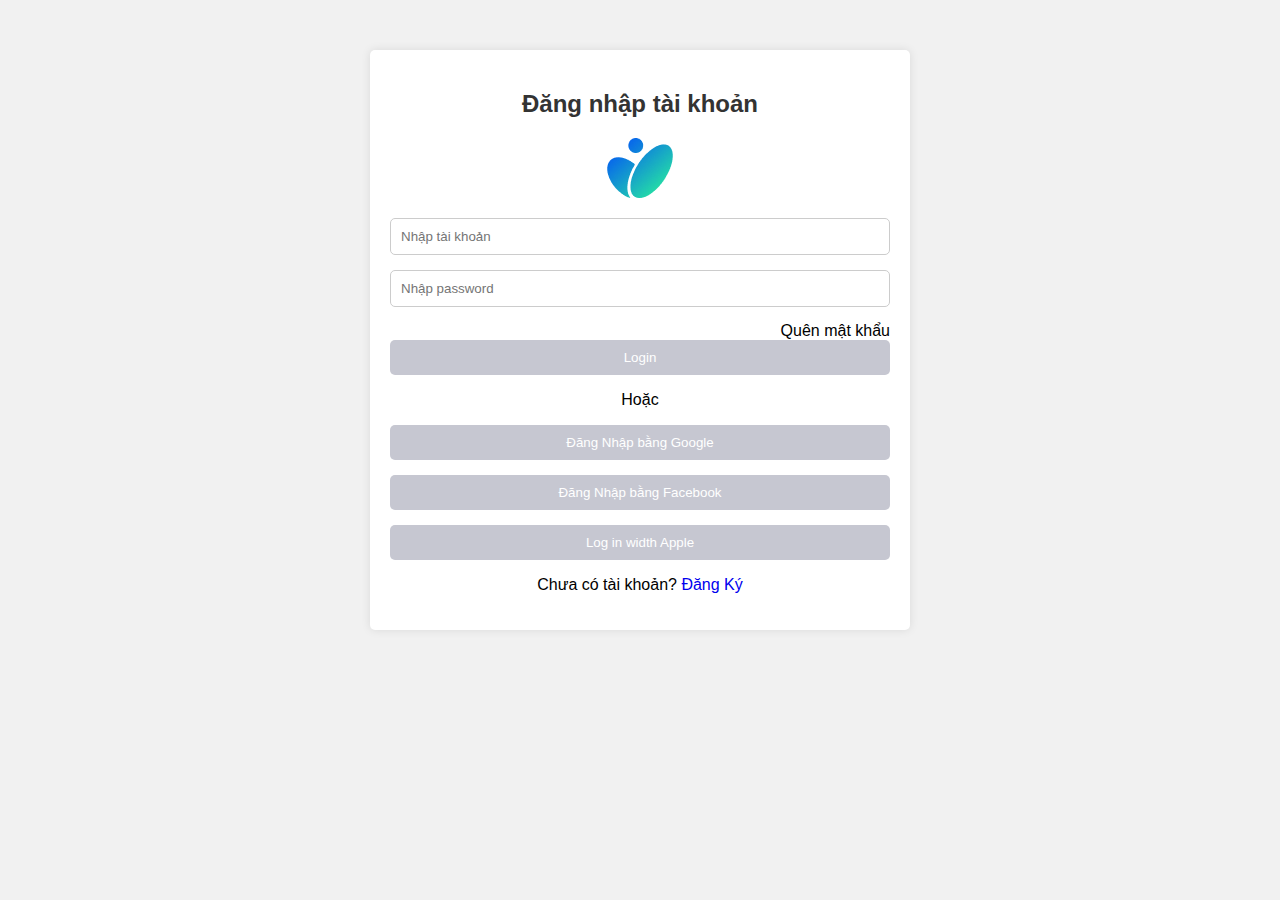
<file: dangnhap.html>
<!DOCTYPE html>
<html lang="en">
<head>
    <meta charset="UTF-8">
    <title>Login Form</title>       
    <meta name="viewport" content="width=device-width, initial-scale=1.0">
    <link rel="stylesheet" href="css/dangnhap.css">
</head>
<body>    
    <div class="login-container">
        <h2>Đăng nhập tài khoản</h2>
        <img src="image/login.png">
        <form class="login-form">
            <div class="form-group">
                <input type="text" placeholder="Nhập tài khoản">
            </div>
            <div class="form-group">
                <input type="password" placeholder="Nhập password">
            </div>
            <div>
                <a style="float: right;">Quên mật khẩu</a>
            </div>
            <div class="form-group">
                <button>Login</button>
            </div>
            <p>Hoặc</p>
            <div class="form-group">
                <button>Đăng Nhập bằng Google</button>
            </div>
            <div class="form-group">
                <button>Đăng Nhập bằng Facebook</button>
            </div>
            <div class="form-group">
                <button>Log in width Apple</button>
            </div>
            <p>Chưa có tài khoản?<a href="dangky.html"> Đăng Ký</a></p>
        </form>
    </div>
</body>
</html>
</file>
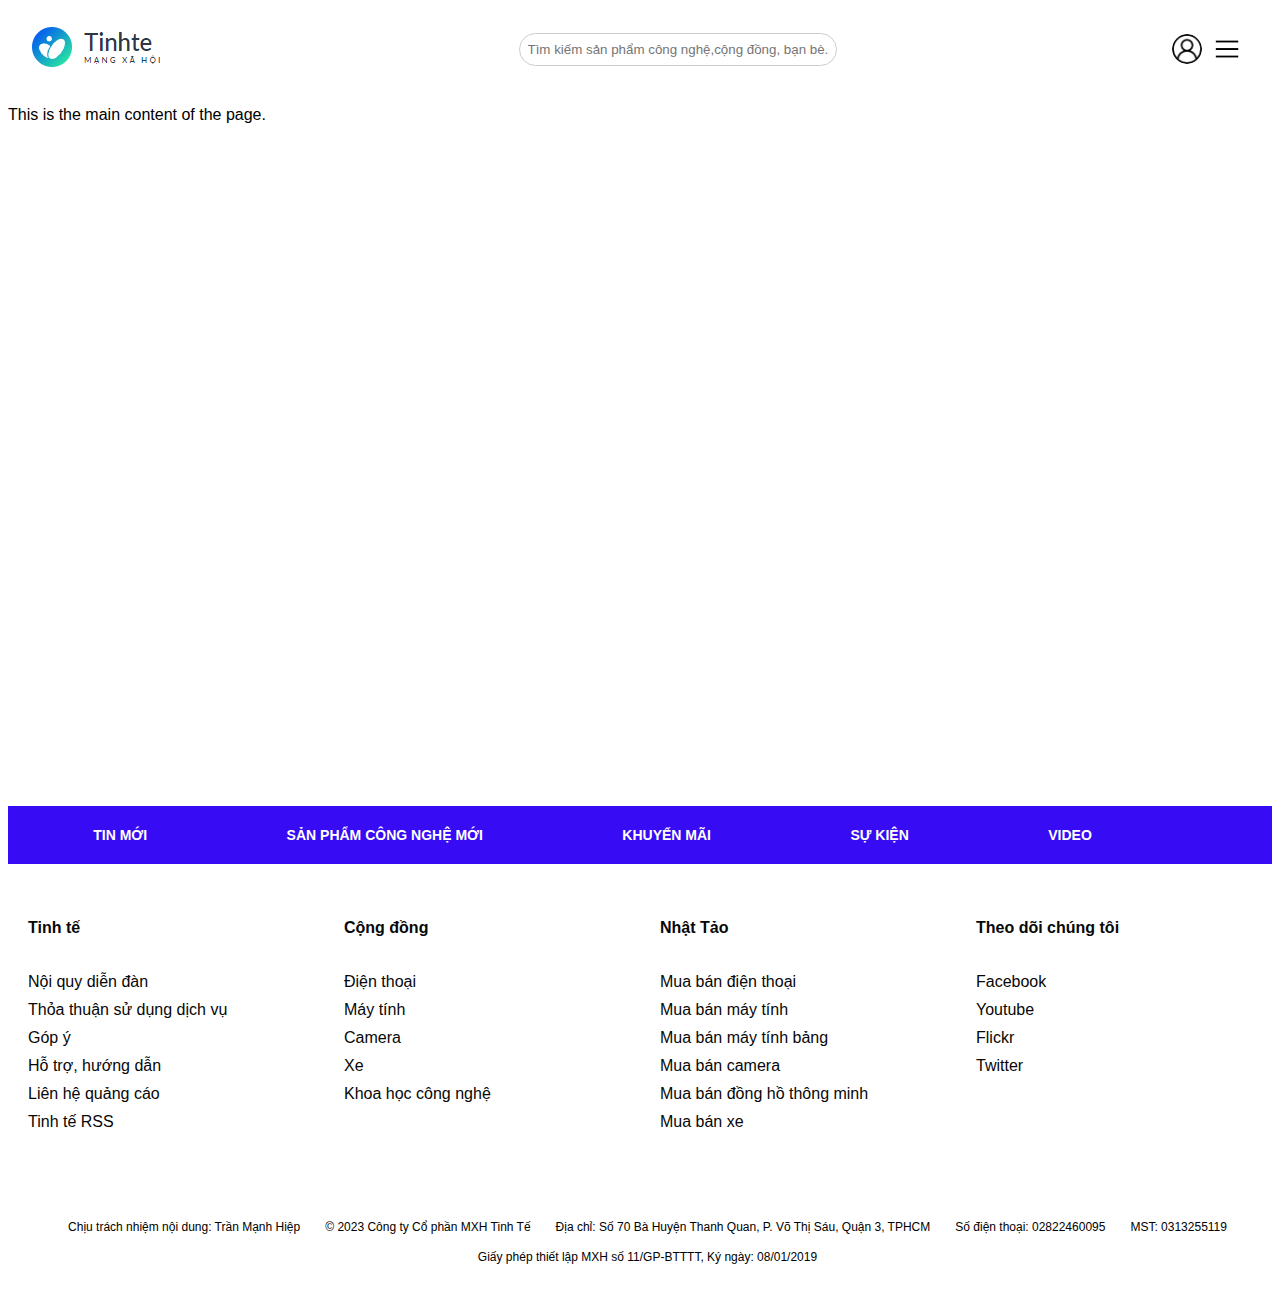
<file: layout.html>
<!DOCTYPE html>
<html lang="en">
<head>
    <meta charset="UTF-8">
    <meta name="viewport" content="width=device-width, initial-scale=1.0">
    <title>Tinhte.vn</title>
    <link rel="stylesheet" href="css/header.css">
    <link rel="stylesheet" href="css/footer.css">
    <link rel="stylesheet" href="css/main.css">
</head>
<body>
    <header>
        <!-- Header content -->
        
        <div class="logo">
            <a href="index.html"><img src="image/logo.png" alt="Tinhte.vn Logo"></a>
        </div>
        <div class="search">
            <input type="text" placeholder="Tìm kiếm sản phẩm công nghệ,cộng đồng, bạn bè...">
        </div>        
        <div class="user" id="user-container">
            <img src="image/user.png" alt="User Icon" id="user-icon" onclick="toggleMenu('user')">
            <img src="image/menu.png" alt="Menu Icon" id="menu-icon" onclick="toggleMenu('menu')">
        </div>    
        <ul id="dropdown-menu">
            <li><a href="dangky.html" class="button signup-button">Đăng ký tài khoản</a></li>
            <li><a href="dangnhap.html" class="button login-button">Đăng nhập tài khoản</a></li>              
        </ul>
    </header>

    <!-- Main content of the page -->
    <main style="height: 700px;">
        <p>This is the main content of the page.</p>
    </main>

    <footer>    
        <div>
            <nav class="footer-nav">
                <ul>
                    <li><a href="#">TIN MỚI</a></li>
                    <li><a href="#">SẢN PHẨM CÔNG NGHỆ MỚI</a></li>
                    <li><a href="#">KHUYẾN MÃI</a></li>
                    <li><a href="#">SỰ KIỆN</a></li>
                    <li><a href="#">VIDEO</a></li>
                </ul>
            </nav>					
        </div>
        <div  id="tren">
				<div style="margin: 0px auto; color: #FFF; display: flex;">				
					<div class="info">
						<span><b>Tinh tế</b></span>
						<ul style="list-style: none" >
							<li><a href="login.html">Nội quy diễn đàn</a></li>
							<li><a href="login.html">Thỏa thuận sử dụng dịch vụ</a></li>
							<li><a href="login.html">Góp ý</a></li>
							<li><a href="login.html">Hỗ trợ, hướng dẫn</a></li>
							<li><a href="login.html">Liên hệ quảng cáo</a></li>
                            <li><a href="login.html">Tinh tế RSS</a></li>
							
						</ul>						
					</div>
					<div class="info">
						<span><b>Cộng đồng</b></span>
						<ul style="list-style: none" >							
							<li><a href="login.html">Điện thoại</a></li>	
                            <li><a href="login.html">Máy tính</a></li>
							<li><a href="login.html">Camera</a></li>
							<li><a href="login.html">Xe</a></li>
                            <li><a href="login.html">Khoa học công nghệ</a></li>						
						</ul>						
					</div>
					<div class="info">
						<span><b>Nhật Tảo</b></span>
						<ul style="list-style: none" >
							<li><a href="login.html">Mua bán điện thoại</a></li>
							<li><a href="login.html">Mua bán máy tính</a></li>
                            <li><a href="login.html">Mua bán máy tính bảng</a></li><li>
                                <a href="login.html">Mua bán camera</a></li>
							<li><a href="login.html">Mua bán đồng hồ thông minh</a></li>
                            <li><a href="login.html">Mua bán xe</a></li>
						</ul>						
					</div>
					<div class="info">
						<span><b>Theo dõi chúng tôi</b></span>
						<ul style="list-style: none" >
							<li><a href="login.html">Facebook</a></li>
							<li><a href="login.html">Youtube</a></li>
                            <li><a href="login.html">Flickr</a></li><li>
                                <a href="login.html">Twitter</a></li>	
						</ul>						
                    </div>
			</div>
				
		</div>	
		<div id="duoi">
            <div id="copyright">
                    <ul>
                        <li>Chịu trách nhiệm nội dung: Trần Mạnh Hiệp</li>
                        <li>© 2023 Công ty Cổ phần MXH Tinh Tế</li>
                        <li>Địa chỉ: Số 70 Bà Huyện Thanh Quan, P. Võ Thị Sáu, Quận 3, TPHCM</li>
                        <li>Số điện thoại: 02822460095</li>
                        <li>MST: 0313255119</li>                        
                    </ul>
                    <ul>
                        <li>Giấy phép thiết lập MXH số 11/GP-BTTTT, Ký ngày: 08/01/2019</li>
                    </ul>
            </div>
        </div>
                
		
    </footer>
</body>
</html>
</file>
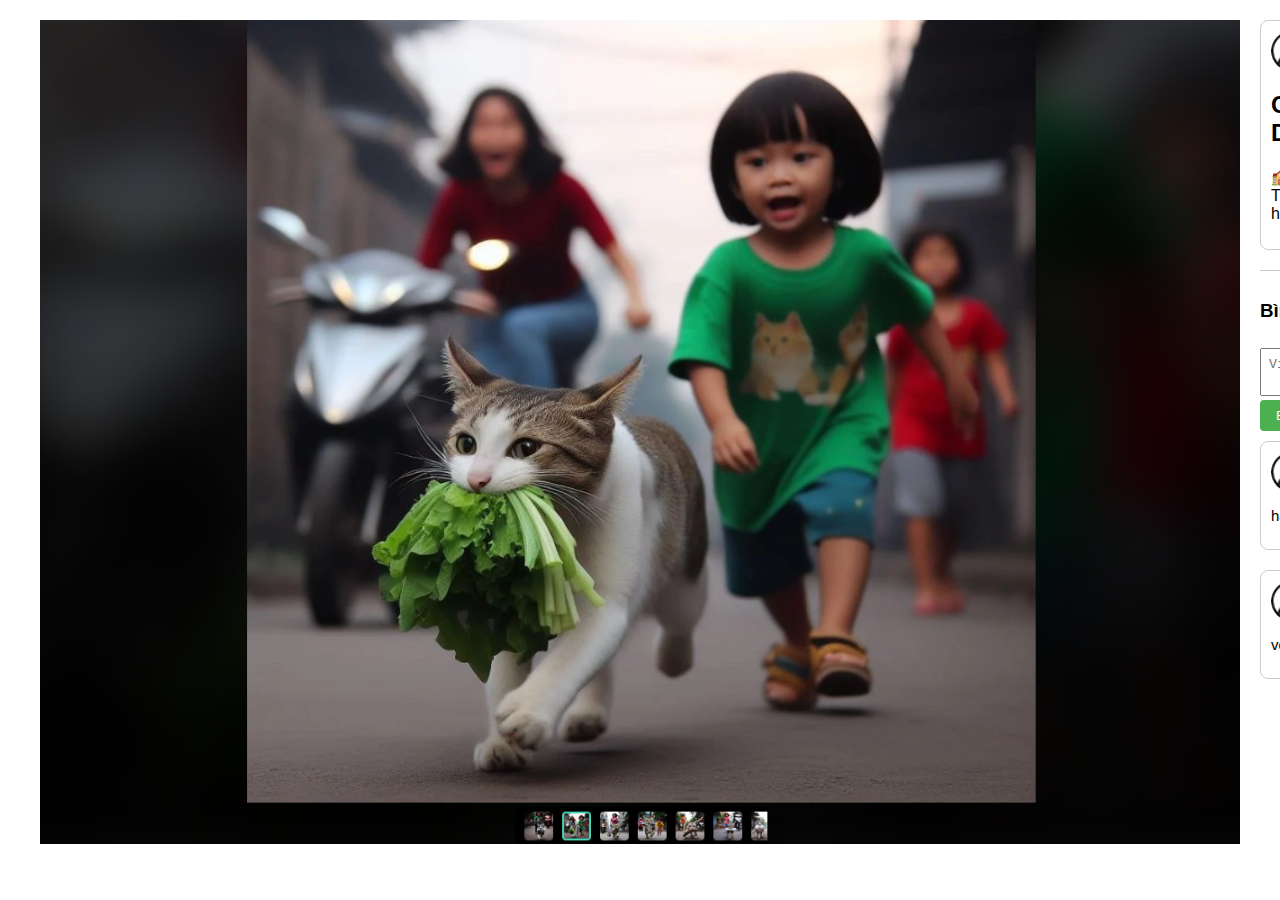
<file: story.html>
<!DOCTYPE html>
<html lang="en">
<head>
    <meta charset="UTF-8">
    <meta name="viewport" content="width=device-width, initial-scale=1.0">
    <title>Chi tiết story</title>
    <link rel="stylesheet" href="css/header.css">
    
    <link rel="stylesheet" href="css/story.css">
    
</head>
<body>

<div class="container">
    <div class="left">
        <img class="story-image" src="image/story/1.png" alt="Story Image">
    </div>
    <div class="right">
        
        <div class="post">
            <div class="user">
                <img src="image/user.png">
                <div style="display: block;">
                   <b><p style="color: blue;" class="username">Cường Nhét Tỏi</p></b>
                    <p class="username">42 phút - 112 người xem</p>                
                </div>             
            </div>
            
            
            <h2>CƠ SỞ SẢN XUẤT BÁNH DỪA NƯỚNG BẢO LINH</h2>
            <p>
            🏫 Trụ sở: 51 Nguyễn Gia Thiều, P. Tân Thạnh, Tam Kỳ, Quảng Nam.
            🌴FB: https://www.facebook.com/banhduabaolinh</p>
        </div>
        <div class="comment">
            <h3>Bình luận</h3>
            <div id="comments"></div>
            <textarea id="commentInput" placeholder="Viết bình luận của bạn"></textarea>
            <button onclick="postComment()">Bình luận</button>
        </div>
        <div class="post" style="margin-top: 10px;">
            <div class="user">
                <img src="image/user.png">
                <div style="display: block;">
                   <b><p style="color: blue;" class="username">Cường Nhét Tỏi</p></b>
                    <p>42 phút</p>           
                </div>          
            </div>         
            
            <p style="font-size: 15px;">hay quá bạn</p>
            
        </div>
        <div class="post" style="margin-top: 10px;">
            <div class="user">
                <img src="image/user.png">
                <div style="display: block;">
                   <b><p style="color: blue;" class="username">Cường Nhét Tỏi</p></b>
                    <p>12 phút</p>           
                </div>          
            </div>         
            
            <p style="font-size: 15px;">very good</p>
            
        </div>
    </div>
</div>

<script>
    function postComment() {
        var commentInput = document.getElementById('commentInput');
        var commentText = commentInput.value;
        var commentsContainer = document.getElementById('comments');
        var commentElement = document.createElement('p');
        commentElement.textContent = commentText;
        commentsContainer.appendChild(commentElement);
        commentInput.value = '';
    }
</script>

</body>
</html>
</file>
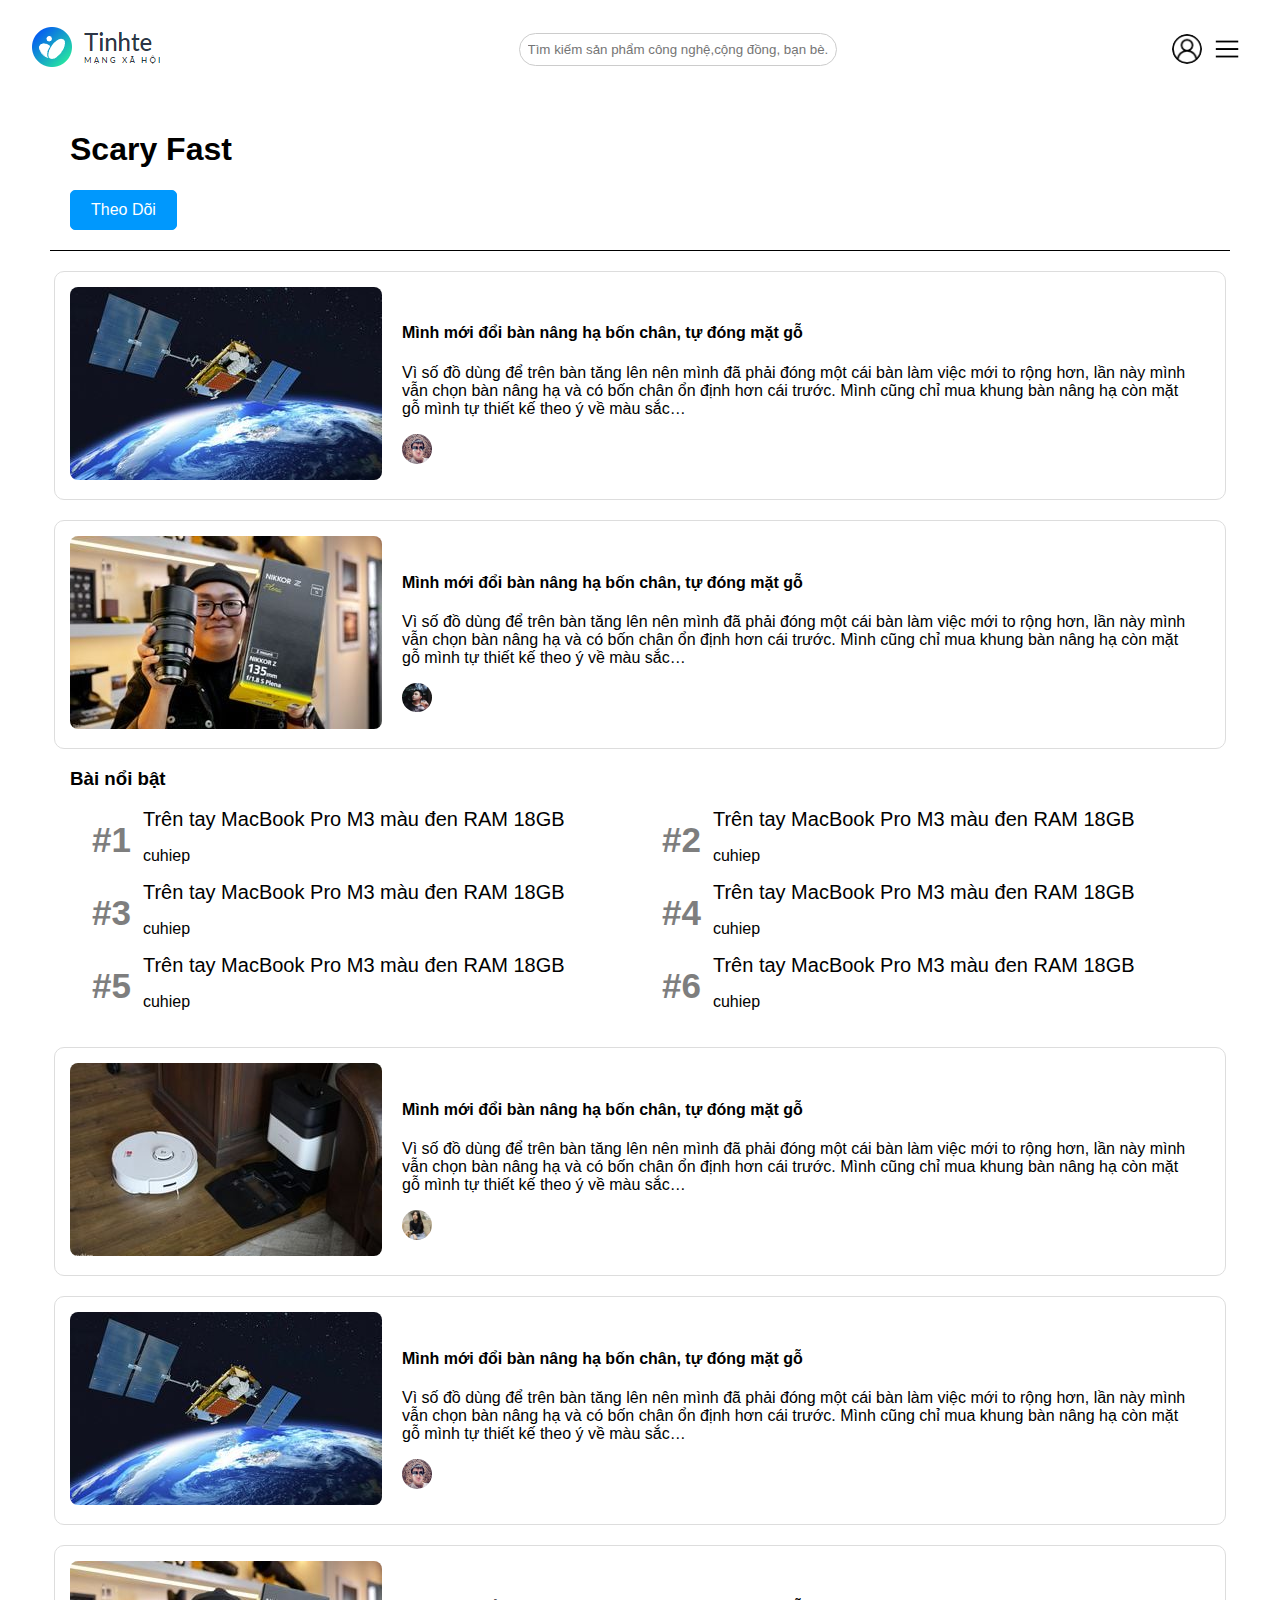
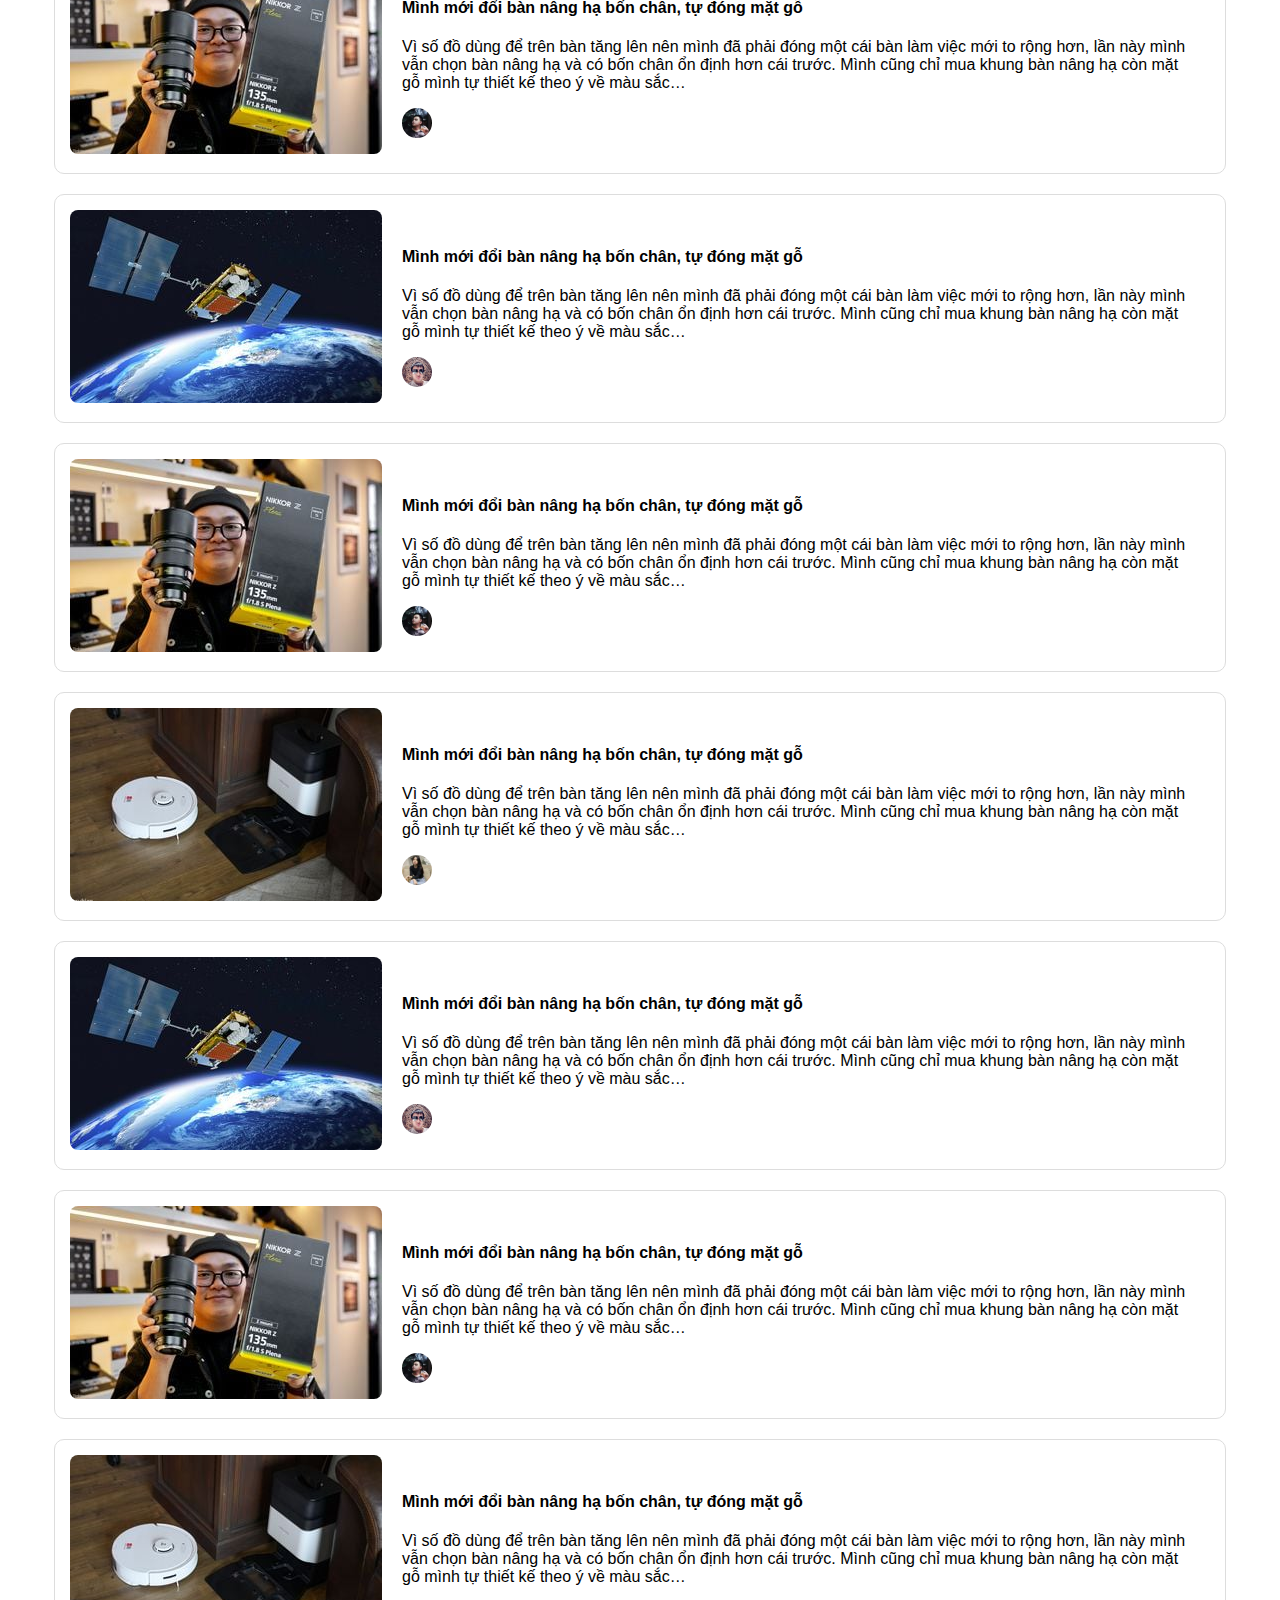
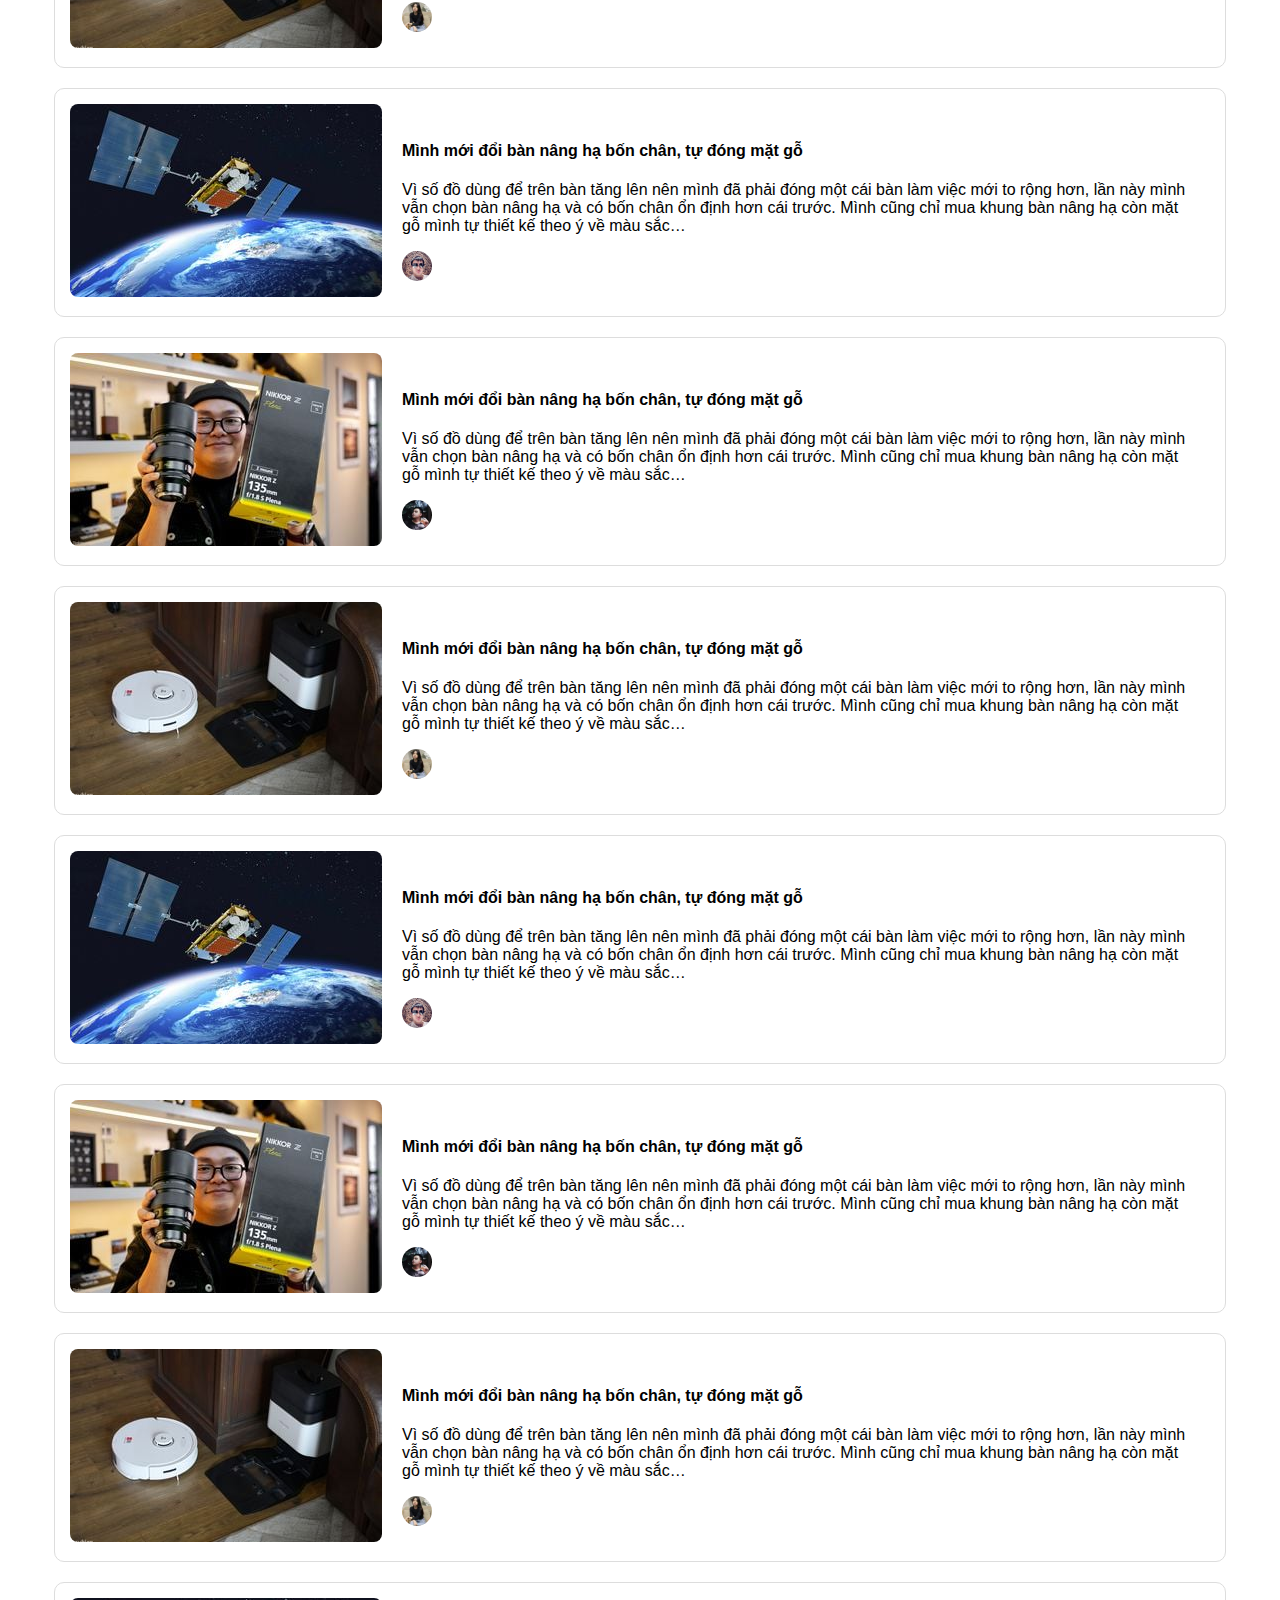
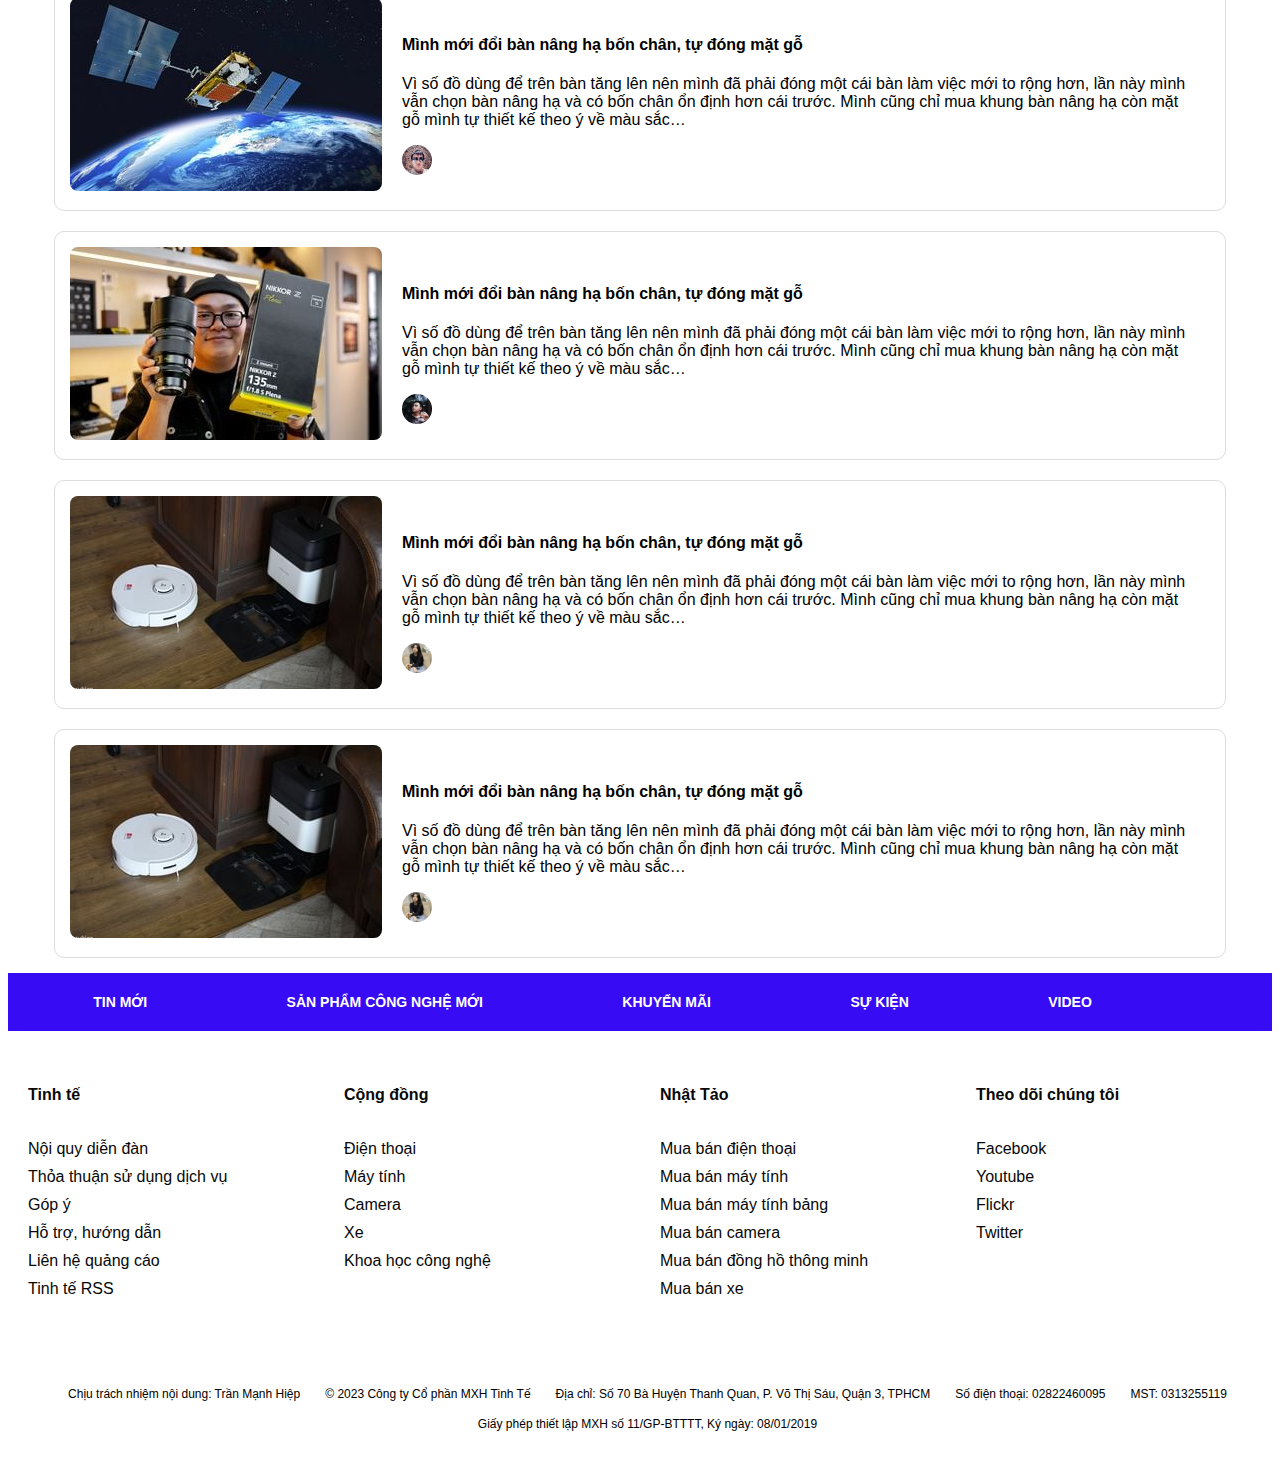
<file: tag.html>
<!DOCTYPE html>
<html lang="en">
<head>
    <meta charset="UTF-8">
    <meta name="viewport" content="width=device-width, initial-scale=1.0">
    <title>Tinhte.vn</title>
    <link rel="stylesheet" href="css/header.css">
    <link rel="stylesheet" href="css/footer.css">
    <link rel="stylesheet" href="css/main.css">    
    <link rel="stylesheet" href="css/tag.css">  
    <script src="js/script.js"></script>
</head>
<body>
    <header>
        <!-- Header content -->
        <div class="logo">
            <a href="index.html"><img src="image/logo.png" alt="Tinhte.vn Logo"></a>
        </div>
        <div class="search">
            <input type="text" placeholder="Tìm kiếm sản phẩm công nghệ,cộng đồng, bạn bè...">
        </div>        
        <div class="user" id="user-container">
            <img src="image/user.png" alt="User Icon" id="user-icon" onclick="toggleMenu('user')">
            <img src="image/menu.png" alt="Menu Icon" id="menu-icon" onclick="toggleMenu('menu')">
        </div>    
        <ul id="dropdown-menu">
            <li><a href="dangky.html" class="button signup-button">Đăng ký tài khoản</a></li>
            <li><a href="dangnhap.html" class="button login-button">Đăng nhập tài khoản</a></li>              
        </ul>
    </header>

    <!-- Main content of the page -->
    <main>
        <div class="tagdetail">
            <h1>Scary Fast</h1>
            <button class="follow-button">Theo Dõi</button>
        </div>
        <div class="blogtag">
            <div class="content-container-right">                
                    <img src="image/post/1.jpg" alt=" Icon">                
            </div>
            <div class="text-content-left">
                <h4>Mình mới đổi bàn nâng hạ bốn chân, tự đóng mặt gỗ</h4>
                <p>Vì số đồ dùng để trên bàn tăng lên nên mình đã phải đóng một cái bàn làm việc mới to rộng hơn, lần này mình vẫn chọn bàn nâng hạ và có bốn chân ổn định hơn cái trước. Mình cũng chỉ mua khung bàn nâng hạ còn mặt gỗ mình tự thiết kế theo ý về màu sắc…</p>
                <a href="#"><img src="image/people/1.jpg" alt="User Icon"></a>
            </div>
            
        </div>
        <div class="blogtag">
            <div class="content-container-right">                
                    <img src="image/post/2.jpg" alt=" Icon">                
            </div>
            <div class="text-content-left">
                <h4>Mình mới đổi bàn nâng hạ bốn chân, tự đóng mặt gỗ</h4>
                <p>Vì số đồ dùng để trên bàn tăng lên nên mình đã phải đóng một cái bàn làm việc mới to rộng hơn, lần này mình vẫn chọn bàn nâng hạ và có bốn chân ổn định hơn cái trước. Mình cũng chỉ mua khung bàn nâng hạ còn mặt gỗ mình tự thiết kế theo ý về màu sắc…</p>
                <a href="#"><img src="image/people/2.png" alt="User Icon"></a>
            </div>
            
        </div>
        <div class="topblog">
            <div>
                <h3>Bài nổi bật</h3>
                <div class="topblog-a">
                    <div class="topblog-right">
                        <div style="font-size: 35px;padding: 12px; color: #7e7e7e;">
                            <b><a>#1</a></b>
                        </div>
                        <div>
                            <a style="font-size: 20px;">Trên tay MacBook Pro M3 màu đen RAM 18GB</a>
                            <p>cuhiep</p>
                        </div>                        
                    </div>                    
                    <div class="topblog-left">
                        <div style="font-size: 35px;padding: 12px; color: #7e7e7e;">
                            <b><a>#2</a></b>
                        </div>
                        <div>
                            <a style="font-size: 20px;">Trên tay MacBook Pro M3 màu đen RAM 18GB</a>
                            <p>cuhiep</p>
                        </div>
                    </div>
                </div>
                <div class="topblog-a">
                    <div class="topblog-right">
                        <div style="font-size: 35px;padding: 12px; color: #7e7e7e;">
                            <b><a>#3</a></b>
                        </div>
                        <div>
                            <a style="font-size: 20px;">Trên tay MacBook Pro M3 màu đen RAM 18GB</a>
                            <p>cuhiep</p>
                        </div>                        
                    </div>                    
                    <div class="topblog-left">
                        <div style="font-size: 35px;padding: 12px; color: #7e7e7e;">
                            <b><a>#4</a></b>
                        </div>
                        <div>
                            <a style="font-size: 20px;">Trên tay MacBook Pro M3 màu đen RAM 18GB</a>
                            <p>cuhiep</p>
                        </div>
                    </div>
                </div>
                <div class="topblog-a">
                    <div class="topblog-right">
                        <div style="font-size: 35px;padding: 12px; color: #7e7e7e;">
                            <b><a>#5</a></b>
                        </div>
                        <div>
                            <a style="font-size: 20px;">Trên tay MacBook Pro M3 màu đen RAM 18GB</a>
                            <p>cuhiep</p>
                        </div>                        
                    </div>                    
                    <div class="topblog-left">
                        <div style="font-size: 35px;padding: 12px; color: #7e7e7e;">
                            <b><a>#6</a></b>
                        </div>
                        <div>
                            <a style="font-size: 20px;">Trên tay MacBook Pro M3 màu đen RAM 18GB</a>
                            <p>cuhiep</p>
                        </div>
                    </div>
                </div>
            </div>
        </div>
        <div class="blogtag">
            <div class="content-container-right">                
                    <img src="image/post/3.jpg" alt=" Icon">                
            </div>
            <div class="text-content-left">
                <h4>Mình mới đổi bàn nâng hạ bốn chân, tự đóng mặt gỗ</h4>
                <p>Vì số đồ dùng để trên bàn tăng lên nên mình đã phải đóng một cái bàn làm việc mới to rộng hơn, lần này mình vẫn chọn bàn nâng hạ và có bốn chân ổn định hơn cái trước. Mình cũng chỉ mua khung bàn nâng hạ còn mặt gỗ mình tự thiết kế theo ý về màu sắc…</p>
                <a href="#"><img src="image/people/3.png" alt="User Icon"></a>
            </div>
            
        </div>
        
        <div class="blogtag">
            <div class="content-container-right">                
                    <img src="image/post/1.jpg" alt=" Icon">                
            </div>
            <div class="text-content-left">
                <h4>Mình mới đổi bàn nâng hạ bốn chân, tự đóng mặt gỗ</h4>
                <p>Vì số đồ dùng để trên bàn tăng lên nên mình đã phải đóng một cái bàn làm việc mới to rộng hơn, lần này mình vẫn chọn bàn nâng hạ và có bốn chân ổn định hơn cái trước. Mình cũng chỉ mua khung bàn nâng hạ còn mặt gỗ mình tự thiết kế theo ý về màu sắc…</p>
                <a href="#"><img src="image/people/1.jpg" alt="User Icon"></a>
            </div>
            
        </div>
        <div class="blogtag">
            <div class="content-container-right">                
                    <img src="image/post/2.jpg" alt=" Icon">                
            </div>
            <div class="text-content-left">
                <h4>Mình mới đổi bàn nâng hạ bốn chân, tự đóng mặt gỗ</h4>
                <p>Vì số đồ dùng để trên bàn tăng lên nên mình đã phải đóng một cái bàn làm việc mới to rộng hơn, lần này mình vẫn chọn bàn nâng hạ và có bốn chân ổn định hơn cái trước. Mình cũng chỉ mua khung bàn nâng hạ còn mặt gỗ mình tự thiết kế theo ý về màu sắc…</p>
                <a href="#"><img src="image/people/2.png" alt="User Icon"></a>
            </div>
            
        </div>
        <div class="blogtag">
            <div class="content-container-right">                
                    <img src="image/post/1.jpg" alt=" Icon">                
            </div>
            <div class="text-content-left">
                <h4>Mình mới đổi bàn nâng hạ bốn chân, tự đóng mặt gỗ</h4>
                <p>Vì số đồ dùng để trên bàn tăng lên nên mình đã phải đóng một cái bàn làm việc mới to rộng hơn, lần này mình vẫn chọn bàn nâng hạ và có bốn chân ổn định hơn cái trước. Mình cũng chỉ mua khung bàn nâng hạ còn mặt gỗ mình tự thiết kế theo ý về màu sắc…</p>
                <a href="#"><img src="image/people/1.jpg" alt="User Icon"></a>
            </div>
            
        </div>
        <div class="blogtag">
            <div class="content-container-right">                
                    <img src="image/post/2.jpg" alt=" Icon">                
            </div>
            <div class="text-content-left">
                <h4>Mình mới đổi bàn nâng hạ bốn chân, tự đóng mặt gỗ</h4>
                <p>Vì số đồ dùng để trên bàn tăng lên nên mình đã phải đóng một cái bàn làm việc mới to rộng hơn, lần này mình vẫn chọn bàn nâng hạ và có bốn chân ổn định hơn cái trước. Mình cũng chỉ mua khung bàn nâng hạ còn mặt gỗ mình tự thiết kế theo ý về màu sắc…</p>
                <a href="#"><img src="image/people/2.png" alt="User Icon"></a>
            </div>
            
        </div>
        <div class="blogtag">
            <div class="content-container-right">                
                    <img src="image/post/3.jpg" alt=" Icon">                
            </div>
            <div class="text-content-left">
                <h4>Mình mới đổi bàn nâng hạ bốn chân, tự đóng mặt gỗ</h4>
                <p>Vì số đồ dùng để trên bàn tăng lên nên mình đã phải đóng một cái bàn làm việc mới to rộng hơn, lần này mình vẫn chọn bàn nâng hạ và có bốn chân ổn định hơn cái trước. Mình cũng chỉ mua khung bàn nâng hạ còn mặt gỗ mình tự thiết kế theo ý về màu sắc…</p>
                <a href="#"><img src="image/people/3.png" alt="User Icon"></a>
            </div>
            
        </div>
        <div class="blogtag">
            <div class="content-container-right">                
                    <img src="image/post/1.jpg" alt=" Icon">                
            </div>
            <div class="text-content-left">
                <h4>Mình mới đổi bàn nâng hạ bốn chân, tự đóng mặt gỗ</h4>
                <p>Vì số đồ dùng để trên bàn tăng lên nên mình đã phải đóng một cái bàn làm việc mới to rộng hơn, lần này mình vẫn chọn bàn nâng hạ và có bốn chân ổn định hơn cái trước. Mình cũng chỉ mua khung bàn nâng hạ còn mặt gỗ mình tự thiết kế theo ý về màu sắc…</p>
                <a href="#"><img src="image/people/1.jpg" alt="User Icon"></a>
            </div>
            
        </div>
        <div class="blogtag">
            <div class="content-container-right">                
                    <img src="image/post/2.jpg" alt=" Icon">                
            </div>
            <div class="text-content-left">
                <h4>Mình mới đổi bàn nâng hạ bốn chân, tự đóng mặt gỗ</h4>
                <p>Vì số đồ dùng để trên bàn tăng lên nên mình đã phải đóng một cái bàn làm việc mới to rộng hơn, lần này mình vẫn chọn bàn nâng hạ và có bốn chân ổn định hơn cái trước. Mình cũng chỉ mua khung bàn nâng hạ còn mặt gỗ mình tự thiết kế theo ý về màu sắc…</p>
                <a href="#"><img src="image/people/2.png" alt="User Icon"></a>
            </div>
            
        </div>
        <div class="blogtag">
            <div class="content-container-right">                
                    <img src="image/post/3.jpg" alt=" Icon">                
            </div>
            <div class="text-content-left">
                <h4>Mình mới đổi bàn nâng hạ bốn chân, tự đóng mặt gỗ</h4>
                <p>Vì số đồ dùng để trên bàn tăng lên nên mình đã phải đóng một cái bàn làm việc mới to rộng hơn, lần này mình vẫn chọn bàn nâng hạ và có bốn chân ổn định hơn cái trước. Mình cũng chỉ mua khung bàn nâng hạ còn mặt gỗ mình tự thiết kế theo ý về màu sắc…</p>
                <a href="#"><img src="image/people/3.png" alt="User Icon"></a>
            </div>
            
        </div>
        <div class="blogtag">
            <div class="content-container-right">                
                    <img src="image/post/1.jpg" alt=" Icon">                
            </div>
            <div class="text-content-left">
                <h4>Mình mới đổi bàn nâng hạ bốn chân, tự đóng mặt gỗ</h4>
                <p>Vì số đồ dùng để trên bàn tăng lên nên mình đã phải đóng một cái bàn làm việc mới to rộng hơn, lần này mình vẫn chọn bàn nâng hạ và có bốn chân ổn định hơn cái trước. Mình cũng chỉ mua khung bàn nâng hạ còn mặt gỗ mình tự thiết kế theo ý về màu sắc…</p>
                <a href="#"><img src="image/people/1.jpg" alt="User Icon"></a>
            </div>
            
        </div>
        <div class="blogtag">
            <div class="content-container-right">                
                    <img src="image/post/2.jpg" alt=" Icon">                
            </div>
            <div class="text-content-left">
                <h4>Mình mới đổi bàn nâng hạ bốn chân, tự đóng mặt gỗ</h4>
                <p>Vì số đồ dùng để trên bàn tăng lên nên mình đã phải đóng một cái bàn làm việc mới to rộng hơn, lần này mình vẫn chọn bàn nâng hạ và có bốn chân ổn định hơn cái trước. Mình cũng chỉ mua khung bàn nâng hạ còn mặt gỗ mình tự thiết kế theo ý về màu sắc…</p>
                <a href="#"><img src="image/people/2.png" alt="User Icon"></a>
            </div>
            
        </div>
        <div class="blogtag">
            <div class="content-container-right">                
                    <img src="image/post/3.jpg" alt=" Icon">                
            </div>
            <div class="text-content-left">
                <h4>Mình mới đổi bàn nâng hạ bốn chân, tự đóng mặt gỗ</h4>
                <p>Vì số đồ dùng để trên bàn tăng lên nên mình đã phải đóng một cái bàn làm việc mới to rộng hơn, lần này mình vẫn chọn bàn nâng hạ và có bốn chân ổn định hơn cái trước. Mình cũng chỉ mua khung bàn nâng hạ còn mặt gỗ mình tự thiết kế theo ý về màu sắc…</p>
                <a href="#"><img src="image/people/3.png" alt="User Icon"></a>
            </div>
            
        </div>
        <div class="blogtag">
            <div class="content-container-right">                
                    <img src="image/post/1.jpg" alt=" Icon">                
            </div>
            <div class="text-content-left">
                <h4>Mình mới đổi bàn nâng hạ bốn chân, tự đóng mặt gỗ</h4>
                <p>Vì số đồ dùng để trên bàn tăng lên nên mình đã phải đóng một cái bàn làm việc mới to rộng hơn, lần này mình vẫn chọn bàn nâng hạ và có bốn chân ổn định hơn cái trước. Mình cũng chỉ mua khung bàn nâng hạ còn mặt gỗ mình tự thiết kế theo ý về màu sắc…</p>
                <a href="#"><img src="image/people/1.jpg" alt="User Icon"></a>
            </div>
            
        </div>
        <div class="blogtag">
            <div class="content-container-right">                
                    <img src="image/post/2.jpg" alt=" Icon">                
            </div>
            <div class="text-content-left">
                <h4>Mình mới đổi bàn nâng hạ bốn chân, tự đóng mặt gỗ</h4>
                <p>Vì số đồ dùng để trên bàn tăng lên nên mình đã phải đóng một cái bàn làm việc mới to rộng hơn, lần này mình vẫn chọn bàn nâng hạ và có bốn chân ổn định hơn cái trước. Mình cũng chỉ mua khung bàn nâng hạ còn mặt gỗ mình tự thiết kế theo ý về màu sắc…</p>
                <a href="#"><img src="image/people/2.png" alt="User Icon"></a>
            </div>
            
        </div>
        <div class="blogtag">
            <div class="content-container-right">                
                    <img src="image/post/3.jpg" alt=" Icon">                
            </div>
            <div class="text-content-left">
                <h4>Mình mới đổi bàn nâng hạ bốn chân, tự đóng mặt gỗ</h4>
                <p>Vì số đồ dùng để trên bàn tăng lên nên mình đã phải đóng một cái bàn làm việc mới to rộng hơn, lần này mình vẫn chọn bàn nâng hạ và có bốn chân ổn định hơn cái trước. Mình cũng chỉ mua khung bàn nâng hạ còn mặt gỗ mình tự thiết kế theo ý về màu sắc…</p>
                <a href="#"><img src="image/people/3.png" alt="User Icon"></a>
            </div>
            
        </div>
        <div class="blogtag">
            <div class="content-container-right">                
                    <img src="image/post/1.jpg" alt=" Icon">                
            </div>
            <div class="text-content-left">
                <h4>Mình mới đổi bàn nâng hạ bốn chân, tự đóng mặt gỗ</h4>
                <p>Vì số đồ dùng để trên bàn tăng lên nên mình đã phải đóng một cái bàn làm việc mới to rộng hơn, lần này mình vẫn chọn bàn nâng hạ và có bốn chân ổn định hơn cái trước. Mình cũng chỉ mua khung bàn nâng hạ còn mặt gỗ mình tự thiết kế theo ý về màu sắc…</p>
                <a href="#"><img src="image/people/1.jpg" alt="User Icon"></a>
            </div>
            
        </div>
        <div class="blogtag">
            <div class="content-container-right">                
                    <img src="image/post/2.jpg" alt=" Icon">                
            </div>
            <div class="text-content-left">
                <h4>Mình mới đổi bàn nâng hạ bốn chân, tự đóng mặt gỗ</h4>
                <p>Vì số đồ dùng để trên bàn tăng lên nên mình đã phải đóng một cái bàn làm việc mới to rộng hơn, lần này mình vẫn chọn bàn nâng hạ và có bốn chân ổn định hơn cái trước. Mình cũng chỉ mua khung bàn nâng hạ còn mặt gỗ mình tự thiết kế theo ý về màu sắc…</p>
                <a href="#"><img src="image/people/2.png" alt="User Icon"></a>
            </div>
            
        </div>
        <div class="blogtag">
            <div class="content-container-right">                
                    <img src="image/post/3.jpg" alt=" Icon">                
            </div>
            <div class="text-content-left">
                <h4>Mình mới đổi bàn nâng hạ bốn chân, tự đóng mặt gỗ</h4>
                <p>Vì số đồ dùng để trên bàn tăng lên nên mình đã phải đóng một cái bàn làm việc mới to rộng hơn, lần này mình vẫn chọn bàn nâng hạ và có bốn chân ổn định hơn cái trước. Mình cũng chỉ mua khung bàn nâng hạ còn mặt gỗ mình tự thiết kế theo ý về màu sắc…</p>
                <a href="#"><img src="image/people/3.png" alt="User Icon"></a>
            </div>
            
        </div>
        <div class="blogtag">
            <div class="content-container-right">                
                    <img src="image/post/3.jpg" alt=" Icon">                
            </div>
            <div class="text-content-left">
                <h4>Mình mới đổi bàn nâng hạ bốn chân, tự đóng mặt gỗ</h4>
                <p>Vì số đồ dùng để trên bàn tăng lên nên mình đã phải đóng một cái bàn làm việc mới to rộng hơn, lần này mình vẫn chọn bàn nâng hạ và có bốn chân ổn định hơn cái trước. Mình cũng chỉ mua khung bàn nâng hạ còn mặt gỗ mình tự thiết kế theo ý về màu sắc…</p>
                <a href="#"><img src="image/people/3.png" alt="User Icon"></a>
            </div>
            
        </div>
    </main>

    <footer>    
        <div>
            <nav class="footer-nav">
                <ul>
                    <li><a href="#">TIN MỚI</a></li>
                    <li><a href="#">SẢN PHẨM CÔNG NGHỆ MỚI</a></li>
                    <li><a href="#">KHUYẾN MÃI</a></li>
                    <li><a href="#">SỰ KIỆN</a></li>
                    <li><a href="#">VIDEO</a></li>
                </ul>
            </nav>					
        </div>
        <div  id="tren">
				<div style="margin: 0px auto; color: #FFF; display: flex;">				
					<div class="info">
						<span><b>Tinh tế</b></span>
						<ul style="list-style: none" >
							<li><a href="login.html">Nội quy diễn đàn</a></li>
							<li><a href="login.html">Thỏa thuận sử dụng dịch vụ</a></li>
							<li><a href="login.html">Góp ý</a></li>
							<li><a href="login.html">Hỗ trợ, hướng dẫn</a></li>
							<li><a href="login.html">Liên hệ quảng cáo</a></li>
                            <li><a href="login.html">Tinh tế RSS</a></li>
							
						</ul>						
					</div>
					<div class="info">
						<span><b>Cộng đồng</b></span>
						<ul style="list-style: none" >							
							<li><a href="login.html">Điện thoại</a></li>	
                            <li><a href="login.html">Máy tính</a></li>
							<li><a href="login.html">Camera</a></li>
							<li><a href="login.html">Xe</a></li>
                            <li><a href="login.html">Khoa học công nghệ</a></li>						
						</ul>						
					</div>
					<div class="info">
						<span><b>Nhật Tảo</b></span>
						<ul style="list-style: none" >
							<li><a href="login.html">Mua bán điện thoại</a></li>
							<li><a href="login.html">Mua bán máy tính</a></li>
                            <li><a href="login.html">Mua bán máy tính bảng</a></li><li>
                                <a href="login.html">Mua bán camera</a></li>
							<li><a href="login.html">Mua bán đồng hồ thông minh</a></li>
                            <li><a href="login.html">Mua bán xe</a></li>
						</ul>						
					</div>
					<div class="info">
						<span><b>Theo dõi chúng tôi</b></span>
						<ul style="list-style: none" >
							<li><a href="login.html">Facebook</a></li>
							<li><a href="login.html">Youtube</a></li>
                            <li><a href="login.html">Flickr</a></li><li>
                                <a href="login.html">Twitter</a></li>	
						</ul>						
                    </div>
			</div>
				
		</div>	
		<div id="duoi">
            <div id="copyright">
                    <ul>
                        <li>Chịu trách nhiệm nội dung: Trần Mạnh Hiệp</li>
                        <li>© 2023 Công ty Cổ phần MXH Tinh Tế</li>
                        <li>Địa chỉ: Số 70 Bà Huyện Thanh Quan, P. Võ Thị Sáu, Quận 3, TPHCM</li>
                        <li>Số điện thoại: 02822460095</li>
                        <li>MST: 0313255119</li>                        
                    </ul>
                    <ul>
                        <li>Giấy phép thiết lập MXH số 11/GP-BTTTT, Ký ngày: 08/01/2019</li>
                    </ul>
            </div>
        </div>
                
		
    </footer>
</body>
</html>
</file>
<file: css/header.css>
header {
    background-color: #fff;
    color: #fff;
    padding: 10px 20px;
    display: flex;
    justify-content: space-between;
    align-items: center;
}

.logo img {
    width: 100%;
    height: auto;
}

.search {
    display: flex;
    align-items: center;
}

.search input {
    width: 320px;
    padding: 8px;
    border: 1px solid #ccc;
    border-radius: 20px; /* Điều chỉnh giá trị để có độ cong mong muốn */
}




.user {
    display: flex;
    align-items: center;
    position: relative;
    display: flex;
    align-items: center;
}

.user img {
    width: 30px;
    height: 30px;
    border-radius: 50%;
    margin-right: 10px;
}



.user:hover #menu-icon {
    opacity: 1;
}

#dropdown-menu {
    list-style: none;/* bỏ chấm ul li */
    padding: 0;
    margin: 0;
    position: absolute;
    top: 100px;
    right: 30px;
    background-color: #fff;
    display: none;
    
  border: 1px solid #cfcfcf;
}

#dropdown-menu.active {
    display: block;
}
/* Nút đăng ký và đăng nhập */
.button {
    display: inline-block;
    padding: 10px 20px;
    font-size: 16px;
    text-align: center;
    text-decoration: none;
    border-radius: 5px;
    transition: background-color 0.3s;
}

.button:hover {
    background-color: #4CAF50; /* Màu khi hover */
    color: #fff; /* Màu chữ khi hover */
}

/* Nút đăng ký */
.signup-button {
    background-color: #fff; /* Màu nền */
    color: #080808; /* Màu chữ */
    
    margin: 10px;
}

.signup-button:hover {
    background-color: #2980b9; /* Màu khi hover */
}

/* Nút đăng nhập */
.login-button {
    background-color: #fff; /* Màu nền */
    color: #080808; /* Màu chữ */
    margin: 10px;
}

.login-button:hover {
    background-color: #27ae60; /* Màu khi hover */
}
</file>
<file: css/footer.css>
.info{
	flex: 1;
	color: #070707;
	line-height: 28px;
}
.info span{
	padding-bottom: 10px;
	display: block;
}
.info a{
	color: #070707;
	display: block;
    text-decoration: none;
}

#tren{
	width: 100%;
	height: 340px;
	background-color: #fff;
	margin: 0px auto;

}
#tren ul{    
    padding: 0px;
}

#duoi{
	height: 70px;
	background-color: #fff;
	
}
#copyright ul {
    list-style: none;
    display: flex;
    justify-content: center; /* hoặc space-between tùy thuộc vào ý muốn của bạn */
}

#copyright li {
    margin-right: 25px; /* tạo khoảng cách giữa các mục, có thể điều chỉnh giá trị theo ý muốn */
    font-size: 12px;
}

.footer-nav {
    background-color: #370cf5;
    text-align: center;
}

.footer-nav ul {
    list-style: none;
    padding: 20px;
    margin: 0;
}

.footer-nav li {
    display: inline-block;
    margin-right: 15px;
}

.footer-nav a {
    text-decoration: none;
    color: #fff;
    font-weight: bold;
    font-size: 14px;
    padding: 0px 100px 0px 20px;

}

.footer-nav a:hover {
    color: #ff9900;
}
</file>
<file: css/main.css>
/* Tích hợp giao diện */
/* mobile*/
@media only screen and (max-width: 600px) {
    .search input {
        width: 100%;
        margin-right: 0;
    }
    .info {
        padding-top: 10px; 
        margin: 10px;
    }

    .info span {
        padding-bottom: 5px;
    }

    .info a {
        line-height: 22px; 
    }

    #tren {
        height: auto;
    }

    #tren .info {
        width: 100%; 
        margin: 10px; 
    }
    
    #tren ul {
        padding: 0; 
    }
    img {
      max-width: 100%; /* Điều chỉnh kích thước cho màn hình nhỏ hơn 600px */
  }
  .video-container {
    padding-bottom: 35%; /* Tỷ lệ khung hình 4:3 cho di động */
}
.video-wrapper {
  position: relative;
  padding-bottom: 56.25%; /* Tỷ lệ khung hình 16:9 */
  height: 0;
  overflow: hidden;
  max-width: 100%;
}

.video-wrapper iframe {
  position: absolute;
  top: 0;
  left: 0;
  width: 100%;
  height: 100%;
}
.video-comput {
  /* Thêm CSS cho phần video-comput khi ở chế độ di động */
  flex-direction: column; /* Hiển thị các thành phần theo chiều dọc */
}

.video-comput-right,
.video-comput-left {
  width: 100%; /* Đặt chiều rộng 100% cho phần video-comput-right và video-comput-left */
}
    
}

/*desktop*/
@media only screen and (min-width: 601px) {
    .search input {
        width: 300px;
        margin-right: 10px;
    }
    .info {
        padding-top: 30px;
        margin: 20px;
    }
}


/* CSS cho container */
body {
    font-family: 'Roboto', sans-serif;
}
.container {
    max-width: 1140px; /* Điều chỉnh chiều rộng tối đa của container theo ý muốn */
    margin: 0 auto; /* Căn giữa container */
}

/* CSS cho thanh điều hướng */
.navbar {
    background-color: #fff;
    padding: 10px;
}

.navbar ul {
    list-style: none;
    padding: 0;
    margin: 0;
}

.navbar li {
    display: inline;
    margin-right: 20px;
}

.navbar a {
    text-decoration: none;
    color: #070707;
    font-weight: bold;
}

.navbar a:hover {
    color: #ff9900;
}


.navbar {
    font-family: 'Roboto', sans-serif;
    /* Các quy tắc CSS khác cho thanh điều hướng */
}

.story{
    margin-top:20px ;
}
.story-title{
    max-width: 1140px;
    margin: 0 auto;
}
.story-title span{
    font-size: 20px;
}

.story-item {
    display: flex;
    gap: 15px; /* Điều chỉnh khoảng cách giữa các ảnh */
    width: 100%;
    overflow-x: auto;/* Hiện tab kéo */
}
  
.story-item-detail img {
    width: 100px; /* Điều chỉnh kích thước ảnh theo ý muốn */
    height: 150px;
    border-radius: 10%; /* Bo tròn viền cho ảnh */
    filter: blur(1px); /* Điều chỉnh giá trị theo ý muốn */
    opacity: 0.8; /* Điều chỉnh giá trị theo ý muốn */
}

.story-title-duoi {
    overflow: hidden;
  }
  
.story-item-detail {
    flex: 0 0 auto;
    scroll-snap-align: start;    
  position: relative;
}
.story-item-detail p {
    position: absolute;
    bottom: 0;
    padding: 10px;
    margin: 0;
    text-align: center;
    font-size: 16px;
    color: #fff;
  }  
.post{
    max-width: 1140px;
    display: flex;
    margin: 0px auto;
}
  
  .post-trai{
    flex: 4;
    margin: 10px; /* Điều chỉnh khoảng cách giữa các phần tử */
  }
  .post-giua{
    flex: 2;
    margin: 10px; /* Điều chỉnh khoảng cách giữa các phần tử */
  }
  .post-phai {
    flex: 2;
    margin: 10px; /* Điều chỉnh khoảng cách giữa các phần tử */
    overflow: hidden; /* Ẩn phần bên trái và trên của phần tử */
    border-radius: 10px 0 0 10px; /* Bo tròn góc bên trái */
    border-bottom-left-radius: 10px; /* Bo tròn góc dưới bên trái */
    border-bottom: 1px solid blue; /* Thêm viền dưới cho phần tử */
    border-left: 1px solid blue; /* Thêm viền trái cho phần tử */
    border-right: none; /* Ẩn viền bên phải */
    border-top: none; /* Ẩn viền phía trên */
}
  .post-phai-detail {
    position: relative;
    margin-left: 15px; /* Tăng khoảng cách giữa dấu chấm và nội dung */
}

.post-phai-detail::before {
    content: '\2022'; /* Ký tự dấu chấm tròn */
    position: absolute;
    left: -15px; /* Điều chỉnh khoảng cách giữa dấu chấm và nội dung */
    top: 50%;
    font-size: 25px; /* Điều chỉnh kích thước của dấu chấm */
    color: blue; /* Màu sắc của dấu chấm */
    z-index: 1; /* Đặt z-index để nó đè lên trên bo viền */
}
  
  .post-giua {
    text-align: center; /* Căn giữa nội dung trong .post-giua */
  }
  
  .post-trai img,
  .post-giua img {
    width: 100%; /* Đảm bảo ảnh chiếm toàn bộ width của phần tử cha */
    border-radius: 10px; /* Điều chỉnh độ cong của viền ảnh */
  }
  .post-phai img {
    width: 60%; /* Đảm bảo ảnh chiếm toàn bộ width của phần tử cha */
    border-radius: 10px; /* Điều chỉnh độ cong của viền ảnh */
  }
  .post-phai-detail a{    
    text-decoration: none;    
    margin-right: 10px; /* Khoảng cách giữa tiêu đề và hình ảnh */
  }
  .post-phai-detail {
    display: flex;
    align-items: center; /* Canh giữa theo chiều dọc */
    padding:10px;
  }
  .post-trai-img {
    display: flex;
    font-size: 12px;
  }

  .post-trai-img div {
    margin-right: 20px; /* Khoảng cách giữa mỗi hình ảnh và tiêu đề */
  }
  
  .topblog{
    max-width: 1140px;
    margin:0px auto;
  }
  .topblog-right, .topblog-left {
    flex: 1; /* Phân chia đều không gian cho topblog-right và topblog-left */
    margin: 0 10px; /* Khoảng cách giữa topblog-right và topblog-left */
    display: flex;

  }
.topblog-a {
  display: flex;
  justify-content: space-between;
  align-items: center;
}

.blogtag{
  max-width: 1140px;
  margin: 0px auto;
  display: flex;
  align-items: center;
  border: 1px solid #ddd;
  border-radius: 10px;
  padding: 15px;  
  margin-bottom: 15px; 
}
.content-container-right img {
  width: 100%;
  border-radius: 8px;
}

.text-content-left {
  flex: 2;
  padding: 0 20px;
}


.text-content-left a img {
  width: 30px; /* Điều chỉnh kích thước của ảnh user */
  border-radius: 50%; /* Bo tròn góc cho ảnh user */
}

#scrollToTopBtn {
  display: none;
  position: fixed;
  bottom: 20px;
  right: 30px;
  color: #fff;
  border: none;
  padding: 10px 20px;
  border-radius: 5px;
  cursor: pointer;
  transition: opacity 0.2s;
}


.item-container {
  align-items: center; /* Canh giữa theo chiều dọc */
  margin-bottom: 20px; /* Khoảng cách giữa các item */
}

.item-container img {
  width: 100px; /* Điều chỉnh kích thước ảnh */
  height: 100px;
  border-radius: 50%; /* Bo tròn góc ảnh để tạo hình tròn */
  margin-right: 20px; /* Khoảng cách giữa ảnh và nội dung văn bản */
}

.item-container .text-content {
  flex-grow: 1; /* Cho phép nội dung văn bản mở rộng để chiếm hết phần còn lại */
}

.item-container h2 {
  margin: 0; /* Loại bỏ margin mặc định của h2 */
  color: #fff;
}
.form-group button {
  width: 100%;
  padding: 10px;
  box-sizing: border-box;
  background-color: #4a57e2;
  color: #fff;
  border: none;
  border-radius: 5px;
  cursor: pointer;
  margin-top: 20px;  
    margin-bottom: 10px; 
}

.form-group button:hover {
  background-color: #45a049;
}
.custom-story-item {
  display: flex;
  gap: 10px; /* Khoảng cách giữa các phần tử */
  align-items: center; /* Căn giữa theo chiều dọc */
}

.custom-story-item-detail img {
  width: 250px; /* Đặt kích thước cho ảnh */
  height: 120px;
  border-radius: 5px; /* Bo tròn góc của ảnh nếu muốn */
}

.custom-story-item-detail p {
  width: 80px;
  height: 70px;
}
.custom-story-title-duoi {
  height: 200px; /* Đặt chiều cao phần tử chứa ảnh */
  overflow: auto; /* Tạo thanh cuộn khi nội dung vượt quá kích thước */
  white-space: nowrap; /* Ngăn chữ xuống dòng để ảnh và chữ nằm trên cùng 1 hàng */
  color: #fff;
  padding: 15px;
}

.custom-story-item {
  display: inline-block; /* Hiển thị các phần tử trên cùng 1 hàng */
  margin-right: 10px; /* Khoảng cách giữa các ảnh */
  vertical-align: top; /* Dọc trên để ảnh và chữ nằm trên cùng 1 đường */
}


.video-comput{
  max-width: 1140px;
  margin: 0px auto;
  display: flex;
  margin-top: 10px;
}
.video-comput-right{
  flex: 4;
}
.video-comput-left{
  flex: 2;
  border: 1px solid #b1aeae;
  border-radius: 15px;
  height: 200px;
}
 /* Định dạng các phần tử container để hiển thị trên cùng một hàng */
 .custom-container {
  display: flex;
  justify-content: space-around; /* Các phần tử con sẽ được căn giữa và cách nhau một khoảng */
  align-items: center; /* Căn các phần tử con theo chiều dọc */
}

/* Định dạng mỗi phần tử con */
.custom-item {
  text-align: center;
}

/* Định dạng ảnh */
.custom-img {
  width: 80%; /* Ảnh chiếm toàn bộ width của phần tử con */
  max-width: 200px; /* Kích thước tối đa của ảnh */
  height: auto; /* Đảm bảo tỷ lệ khung hình không bị thay đổi */
}
</file>
<file: css/chitiet.css>
/* Nút Theo Dõi */
.follow-button {
    display: inline-block;
    padding: 10px 20px;
    font-size: 16px;
    text-align: center;
    text-decoration: none;
    border-radius: 5px;
    transition: background-color 0.3s;
    background-color: #3498db; /* Màu nền */
    color: #fff; /* Màu chữ */
    border: 1px solid #2980b9; /* Viền nút */
}

.follow-button:hover {
    background-color: #2980b9; /* Màu khi hover */
}
/* Phần chính của trang chi tiết */
.chitietdetail {
    display: flex;
    justify-content: space-between;
    max-width: 1140px; /* Điều chỉnh theo nhu cầu */
    margin: 0 auto;
    padding: 20px;
}

/* Phần bên trái */
.chitiettrai {
    width: 70%; /* Điều chỉnh theo nhu cầu */
    display: flex;
    flex-direction: column;
}

.chitiettrai h3 {
    font-size: 24px;
}

.chitiettrai div {
    display: flex;
    align-items: center;
}

.chitiettrai img {
    border-radius: 50%; /* Bo tròn ảnh */
    margin-right: 10px;
    width: 6%;
    height: auto;
}

.chitiettrai p {
    margin: 10px;
}

.chitiettrai button {
    background-color: #3498db;
    color: #fff;
    padding: 3px 10px;
    border: none;
    border-radius: 5px;
    cursor: pointer;
}

.chitiettrai button:hover {
    background-color: #2980b9;
}

/* Phần bên phải */
.chitietphai {
    width: 30%; /* Điều chỉnh theo nhu cầu */
    padding: 20px;
    border-radius: 5px;
    
}
.traichitiet-a img{
    
    width: 100%; /* Đảm bảo ảnh chiếm toàn bộ chiều rộng của phần tử */
    height: 100%; /* Đảm bảo ảnh chiếm toàn bộ chiều cao của phần tử */
    margin: 0; 
    border-radius:0;

}
.additional-info {
    margin-left: 50px; /* hoặc bất kỳ giá trị margin nào bạn muốn */
}
.traichitiet-a {
    display: flex;
    flex-direction: column;
    gap: 10px; /* Khoảng cách giữa hình ảnh và đoạn văn bản */
    font-size: 25px;
}
.blogtag img {
    width: 100%;
    margin: 0; 
    border-radius:0;
}
.latest-posts {
    max-width: 800px; /* Điều chỉnh chiều rộng tối đa */
    margin: 0 auto; /* Đưa vào giữa trang */
}

.post {
    display: flex; /* Hiển thị các bài viết theo chiều ngang */
    gap: 20px; /* Khoảng cách giữa các bài viết */
    align-items: center; /* Căn giữa theo chiều dọc */
}

.post img {
    max-width: 100px; /* Điều chỉnh kích thước ảnh */
    height: auto; /* Duy trì tỉ lệ khung hình */
}
</file>
<file: css/dangnhap.css>
/* Đặt các style chung ở đây */

/* Style cho màn hình có chiều rộng lớn hơn 600px */
@media only screen and (min-width: 600px) {
    .login-container {
        max-width: 400px; /* Chỉ định chiều rộng tối đa cho màn hình lớn hơn 600px */
        margin: 0 auto; /* Căn giữa theo chiều ngang */
    }
}

/* Style cho màn hình có chiều rộng nhỏ hơn hoặc bằng 600px */
@media only screen and (max-width: 600px) {
    .login-container {
        width: 100%; /* Chiều rộng tối đa là 100% cho màn hình nhỏ */
    }
    .form-group input {
        width: 100%; /* Chiều rộng 100% cho input trên màn hình nhỏ */
    }
}
a{
    text-decoration: none;
}
/* Style chung */
body {
    font-family: 'Roboto', sans-serif;
    margin: 0;
    padding: 0;
    background-color: #f1f1f1;
}

.login-container {
    max-width: 500px;
    margin: 50px auto;
    background-color: #fff;
    padding: 20px;
    box-shadow: 0 0 10px rgba(0, 0, 0, 0.1);
    border-radius: 5px;
}

.login-container h2 {
    text-align: center;
    color: #333;
}

.login-container img {
    display: block;
    margin: 20px auto;
}

.login-form {
    text-align: center;
}

.form-group {
    margin-bottom: 15px;
}

.form-group input {
    width: 100%;
    padding: 10px;
    box-sizing: border-box;
    border: 1px solid #ccc;
    border-radius: 5px;
}

.form-group button {
    width: 100%;
    padding: 10px;
    box-sizing: border-box;
    background-color: #c6c7d1;
    color: #fff;
    border: none;
    border-radius: 5px;
    cursor: pointer;
}

.form-group button:hover {
    background-color: #13dd1d;
}
</file>
<file: css/story.css>
body {
    font-family: Arial, sans-serif;
    margin: 0;
    padding: 0;
}

.container {
    display: flex;
    max-width: 1200px;
    margin: 20px auto;
}

.left {
    flex: 15;
    margin-right: 20px;
}

.right {
    flex: 5;
}

.story-image {
    width: 1200px;
    object-fit: cover;
}

.post {
    margin-bottom: 20px;
    border: 1px solid #ccc;
    padding: 10px;
    border-radius: 8px;
}

.user {
    display: flex;
    align-items: center;
}

.user img {
    width: 40px;
    height: 40px;
    border-radius: 50%;
    margin-right: 10px;
}

.user p {
    margin: 0;
}

.comment {
    margin-top: 10px;
    border-top: 1px solid #ccc;
    padding-top: 10px;
}

textarea {
    width: 100%;
    padding: 8px;
    margin-top: 8px;
    resize: vertical;
}

button {
    padding: 8px 16px;
    background-color: #4CAF50;
    color: white;
    border: none;
    border-radius: 4px;
    cursor: pointer;
}
</file>
<file: css/tag.css>
.tagdetail{
    max-width: 1140px;
    margin: 0px auto;
    border-bottom: 1px solid #000000;
    padding: 20px;
}
.blogtag{
    margin-top:20px;
}
/* Nút Theo Dõi */
.follow-button {
    display: inline-block;
    padding: 10px 20px;
    font-size: 16px;
    text-align: center;
    text-decoration: none;
    border-radius: 5px;
    transition: background-color 0.3s;
    background-color: #0098fd; /* Màu nền */
    color: #fff; /* Màu chữ */
    border: 1px solid #0098fd; /* Viền nút */
}

.follow-button:hover {
    background-color: #2980b9; /* Màu khi hover */
}
</file>
